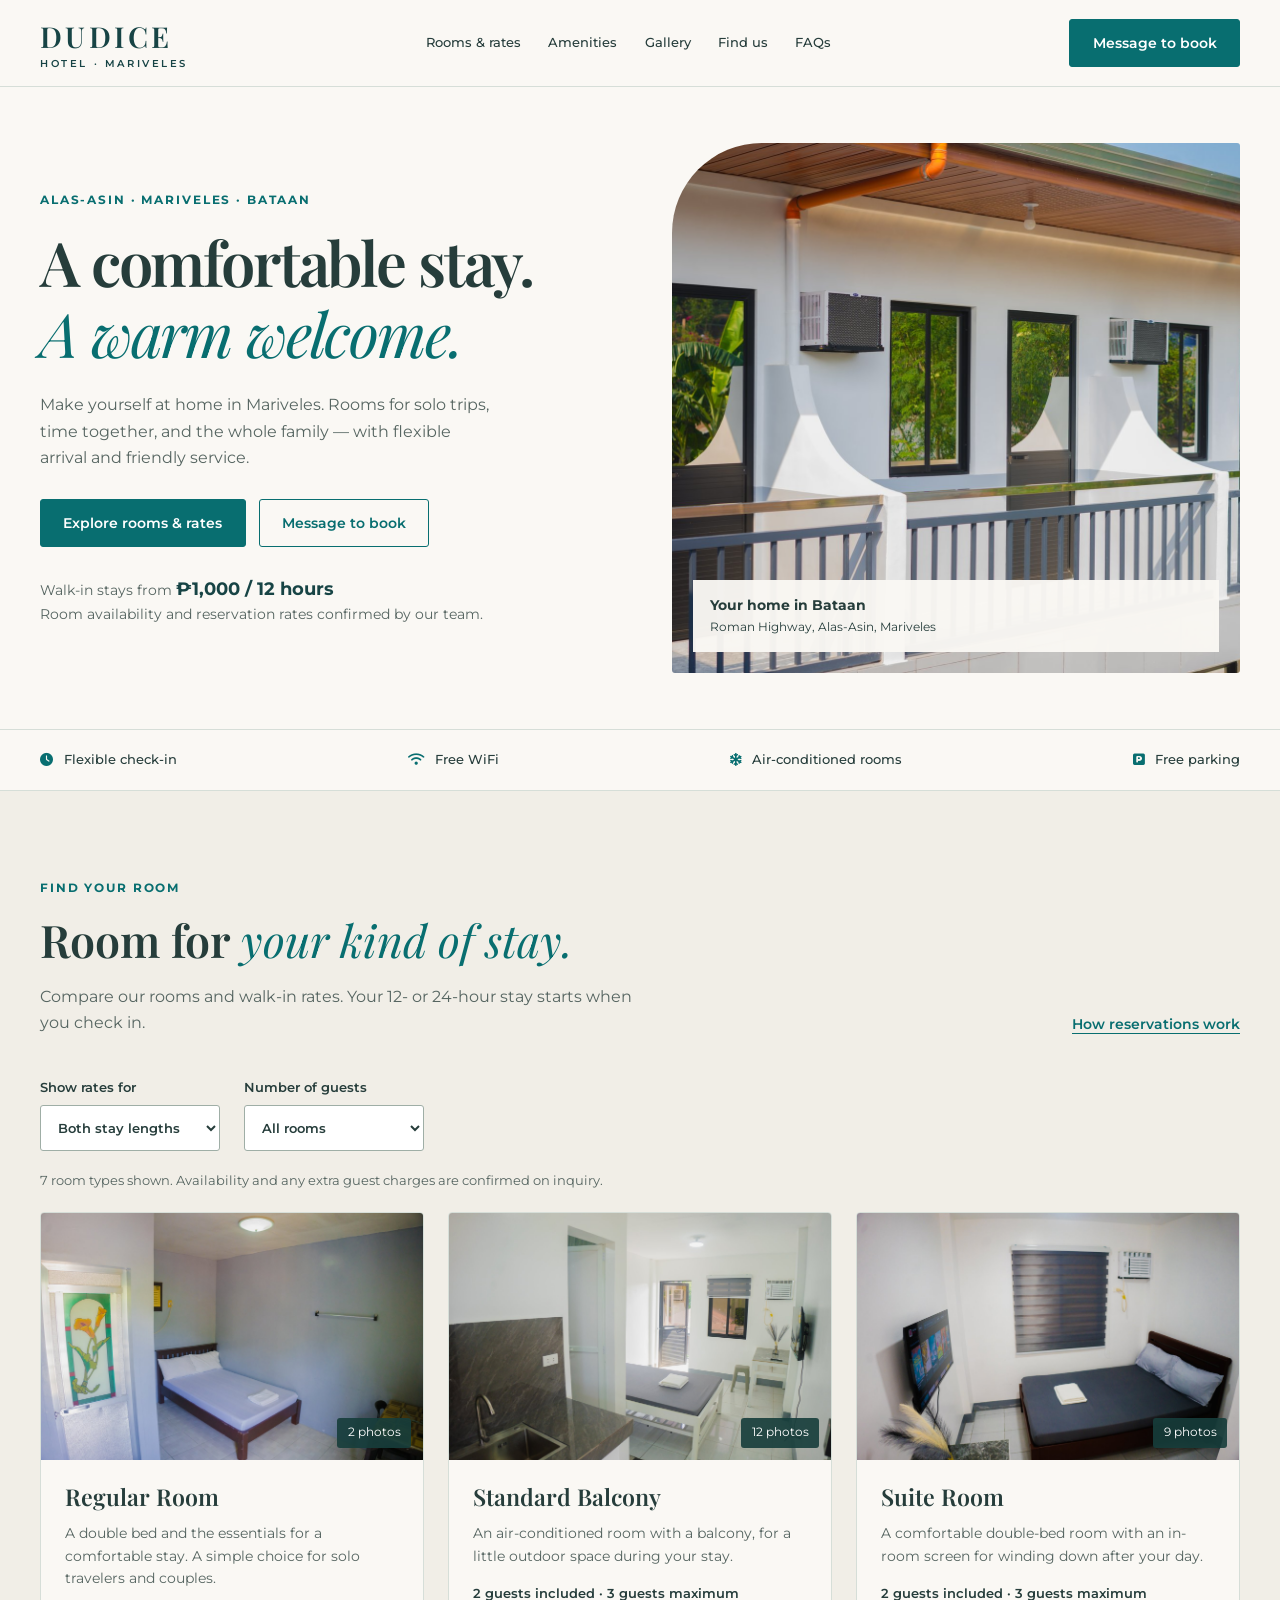
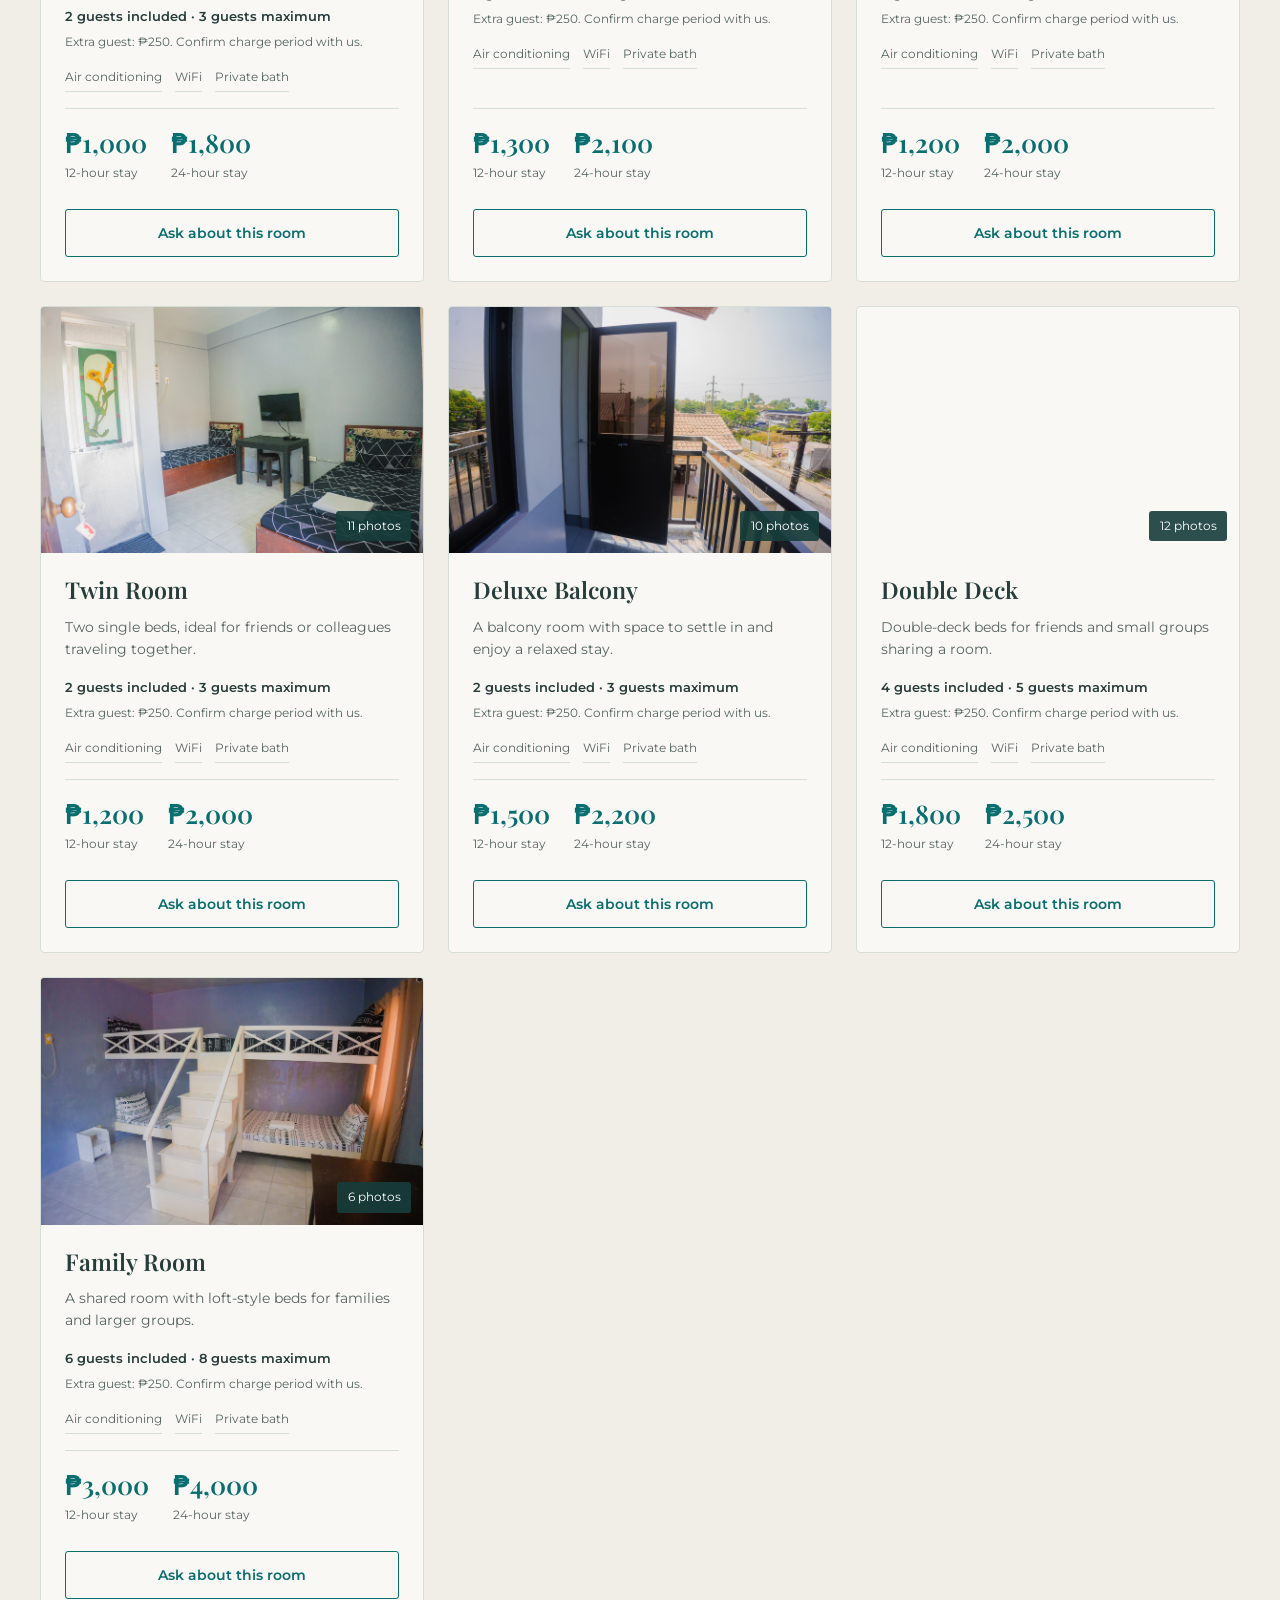
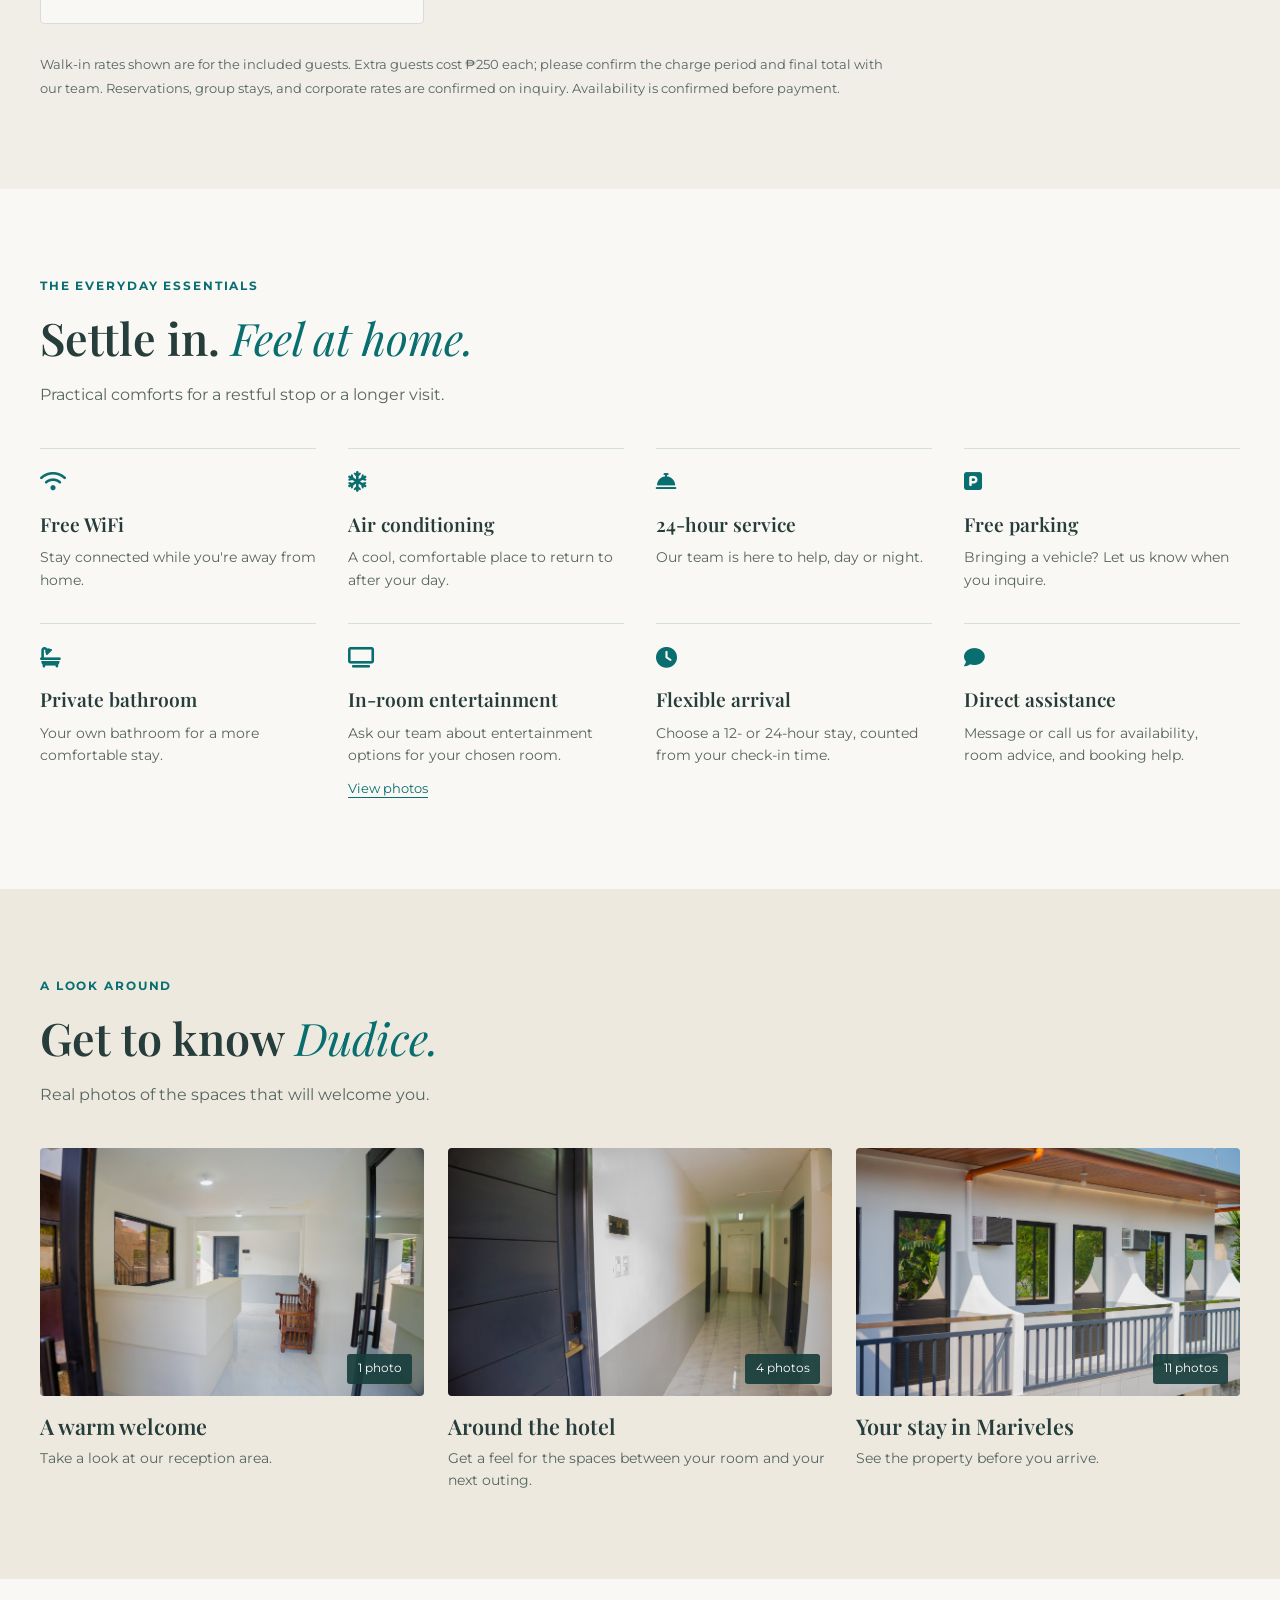
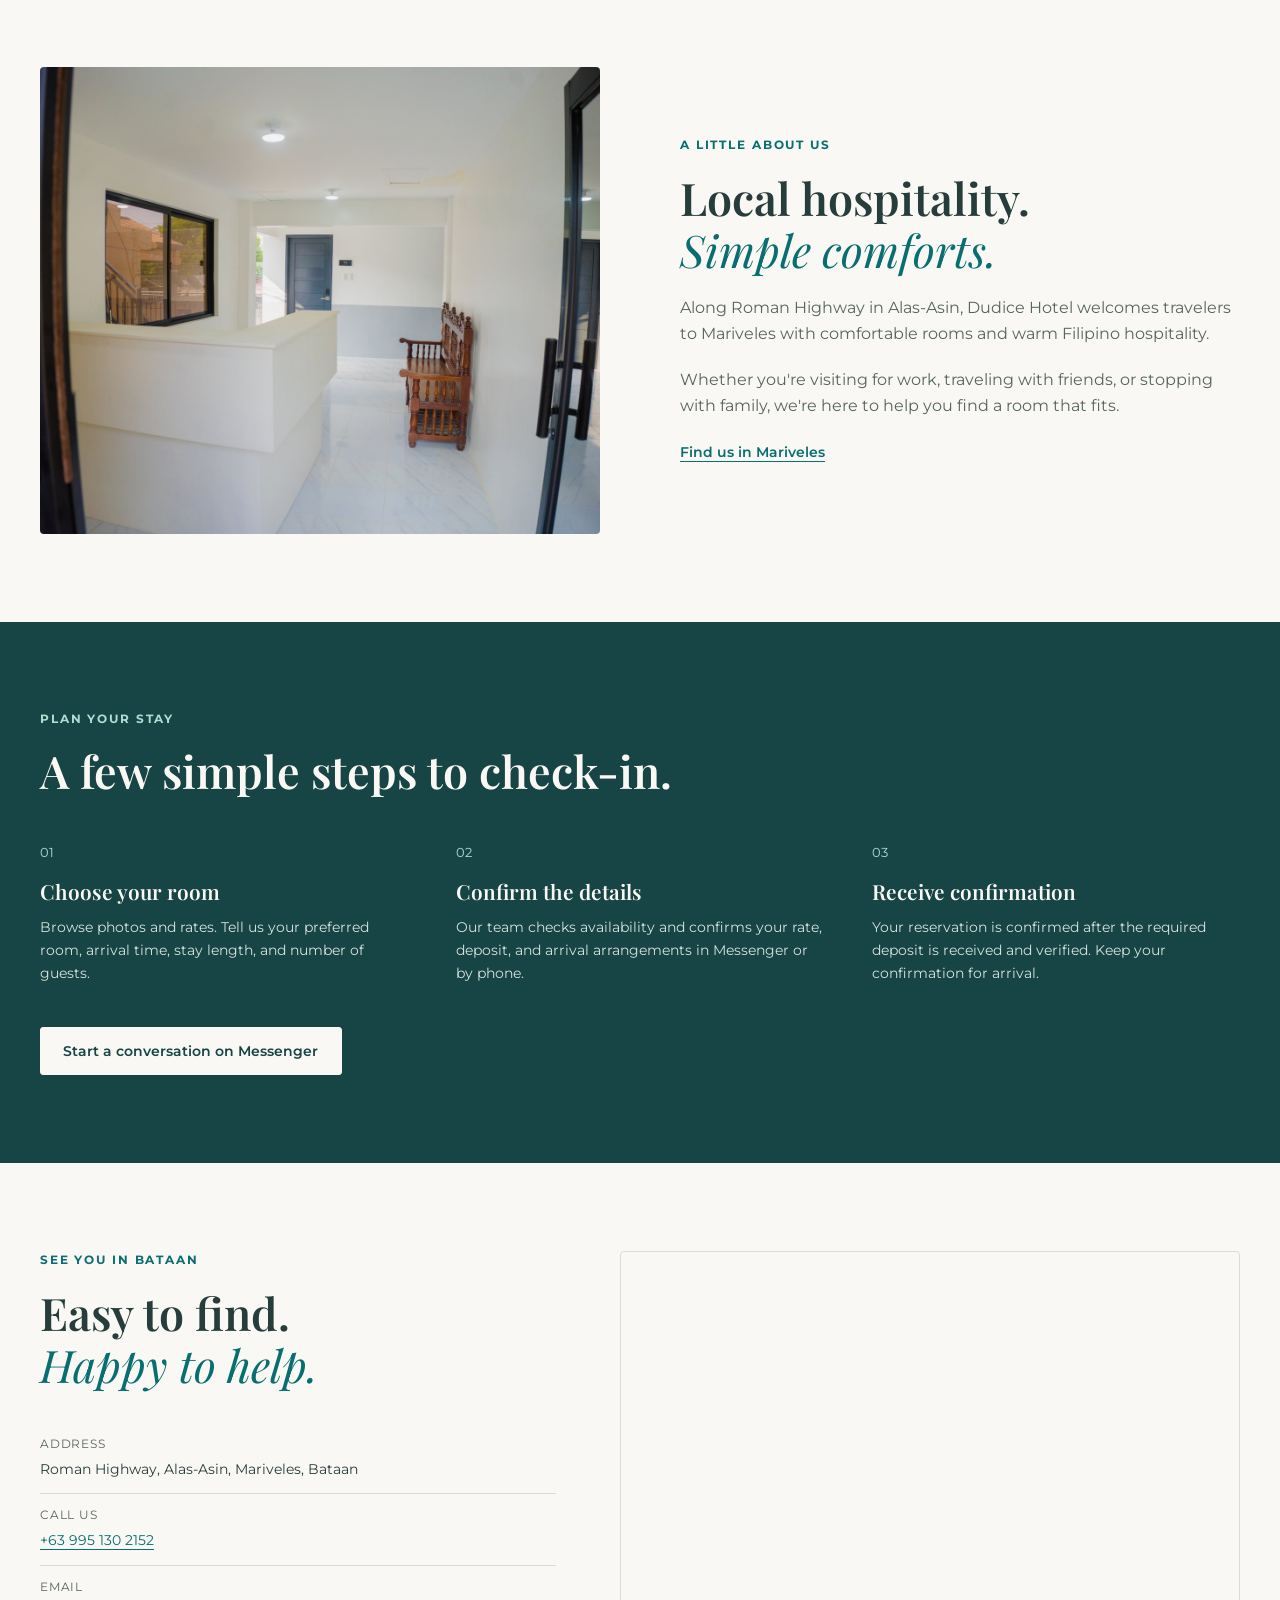
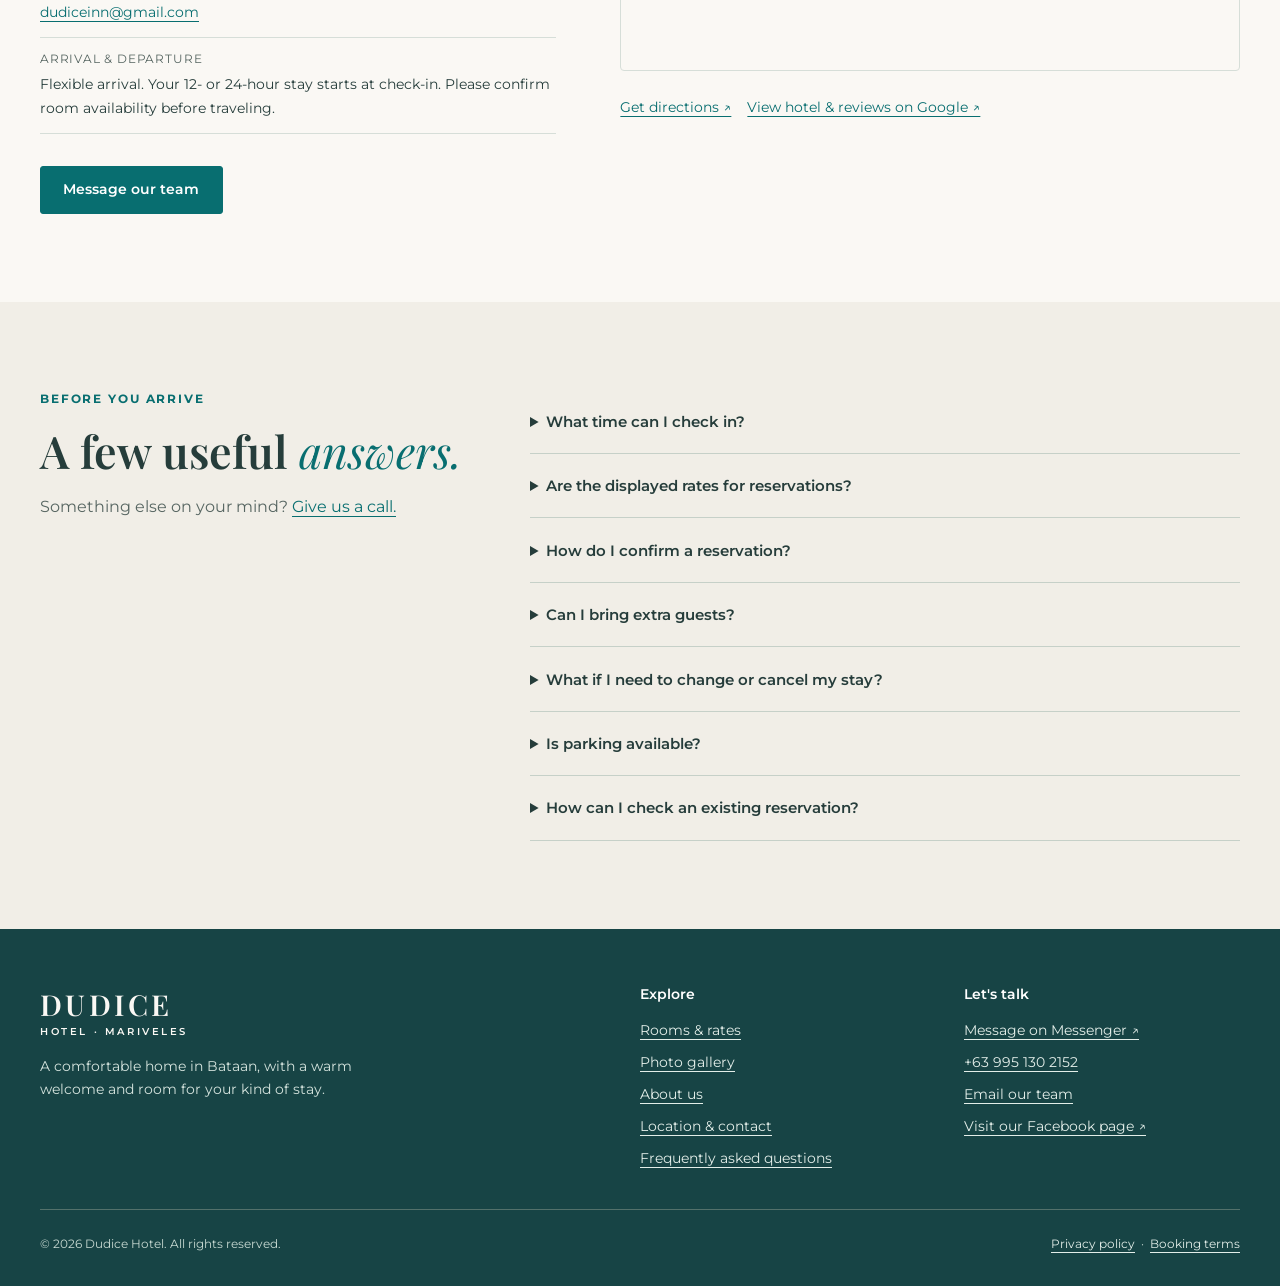
<file: index.html>
<!DOCTYPE html>
<html lang="en">
<head>
  <meta charset="UTF-8">
  <meta name="viewport" content="width=device-width, initial-scale=1">
  <meta name="facebook-domain-verification" content="pynsg7yartmpjqkk48xrw5hetseaoa">
  <title>Dudice Hotel | Rooms &amp; Rates in Mariveles, Bataan</title>
  <meta name="description" content="Find your room at Dudice Hotel in Alas-Asin, Mariveles, Bataan. Compare 12- and 24-hour walk-in rates, browse real photos, and inquire on Messenger.">
  <meta name="theme-color" content="#174445">
  <link rel="canonical" href="https://dudicehotel.com/">
  <meta property="og:type" content="website">
  <meta property="og:site_name" content="Dudice Hotel">
  <meta property="og:title" content="Dudice Hotel &mdash; Your stay in Mariveles, Bataan">
  <meta property="og:description" content="Comfortable rooms, flexible arrival, and a warm welcome. Explore photos and 12- or 24-hour walk-in rates.">
  <meta property="og:url" content="https://dudicehotel.com/">
  <meta property="og:image" content="https://dudicehotel.com/images/building-01.jpg">
  <meta property="og:image:alt" content="Balcony walkway at Dudice Hotel in Mariveles">
  <meta name="twitter:card" content="summary_large_image">
  <meta name="twitter:title" content="Dudice Hotel | Mariveles, Bataan">
  <meta name="twitter:description" content="Explore rooms, photos, and 12- or 24-hour walk-in rates. Inquire directly with our team.">
  <meta name="twitter:image" content="https://dudicehotel.com/images/building-01.jpg">
  <link rel="icon" href="favicon.svg" type="image/svg+xml">
  <link rel="preconnect" href="https://fonts.googleapis.com">
  <link rel="preconnect" href="https://fonts.gstatic.com" crossorigin>
  <link href="https://fonts.googleapis.com/css2?family=Playfair+Display:ital,wght@0,400;0,600;1,400&amp;family=Montserrat:wght@400;500;600;700&amp;display=swap" rel="stylesheet">
  <link rel="stylesheet" href="https://cdnjs.cloudflare.com/ajax/libs/font-awesome/6.5.0/css/all.min.css">
  <link rel="stylesheet" href="styles.css">
  <script src="site.js" defer></script>
  <script type="application/ld+json">{"@context":"https://schema.org","@type":"Hotel","name":"Dudice Hotel","alternateName":"Dudice Travellers Inn","url":"https://dudicehotel.com/","image":"https://dudicehotel.com/images/building-01.jpg","telephone":"+639951302152","email":"dudiceinn@gmail.com","address":{"@type":"PostalAddress","streetAddress":"Roman Highway, Alas-Asin","addressLocality":"Mariveles","addressRegion":"Bataan","addressCountry":"PH"},"sameAs":["https://www.facebook.com/dudiceinn"]}</script>
</head>
<body>
  <a class="skip-link" href="#main">Skip to content</a>
  <header class="site-header"><nav class="navbar wrap" aria-label="Main navigation">
    <a class="brand" href="#" aria-label="Dudice Hotel home"><strong>DUDICE</strong><span>HOTEL &middot; MARIVELES</span></a>
    <div class="nav-links"><a href="#rooms">Rooms &amp; rates</a><a href="#amenities">Amenities</a><a href="#explore">Gallery</a><a href="#contact">Find us</a><a href="#faq">FAQs</a></div>
    <a class="btn" href="https://m.me/dudiceinn" target="_blank" rel="noopener">Message to book</a>
    <button class="menu-toggle" type="button" aria-expanded="false" aria-controls="mobile-menu" aria-haspopup="dialog">Menu</button>
  </nav></header>
  <dialog id="mobile-menu" class="menu-panel" aria-labelledby="menu-title">
    <div class="dialog-heading"><h2 id="menu-title">Explore Dudice</h2><button class="close-button" type="button" data-close>Close</button></div>
    <nav aria-label="Mobile navigation"><a href="#rooms">Rooms &amp; rates</a><a href="#amenities">Amenities</a><a href="#explore">Gallery</a><a href="#contact">Find us</a><a href="#faq">FAQs</a></nav>
    <a class="btn" href="https://m.me/dudiceinn" target="_blank" rel="noopener">Message to book</a>
  </dialog>
  <main id="main" tabindex="-1">
    <section class="hero wrap" aria-labelledby="hero-title">
      <div class="hero-copy"><span class="eyebrow">Alas-Asin &middot; Mariveles &middot; Bataan</span><h1 id="hero-title">A comfortable stay.<em>A warm welcome.</em></h1>
        <p>Make yourself at home in Mariveles. Rooms for solo trips, time together, and the whole family &mdash; with flexible arrival and friendly service.</p>
        <div class="hero-actions"><a class="btn" href="#rooms">Explore rooms &amp; rates</a><a class="btn btn-outline" href="https://m.me/dudiceinn" target="_blank" rel="noopener">Message to book</a></div>
        <div class="hero-rate">Walk-in stays from <strong>&#8369;1,000 / 12 hours</strong><br>Room availability and reservation rates confirmed by our team.</div>
      </div>
      <figure class="hero-media"><img src="images/building-01.jpg" alt="Sunlit balcony walkway outside the rooms at Dudice Hotel" width="1600" height="1066" fetchpriority="high"><figcaption><strong>Your home in Bataan</strong>Roman Highway, Alas-Asin, Mariveles</figcaption></figure>
    </section>
    <div class="comfort-strip"><div class="wrap"><span><i class="fas fa-clock" aria-hidden="true"></i>Flexible check-in</span><span><i class="fas fa-wifi" aria-hidden="true"></i>Free WiFi</span><span><i class="fas fa-snowflake" aria-hidden="true"></i>Air-conditioned rooms</span><span><i class="fas fa-parking" aria-hidden="true"></i>Free parking</span></div></div>
    <section class="section" id="rooms" aria-labelledby="rooms-title"><div class="wrap">
      <div class="section-heading"><div><span class="eyebrow">Find your room</span><h2 id="rooms-title">Room for <em>your kind of stay.</em></h2><p class="section-intro">Compare our rooms and walk-in rates. Your 12- or 24-hour stay starts when you check in.</p></div><a class="text-link" href="#how-to-book">How reservations work</a></div>
      <div class="room-controls" hidden><label for="stay-filter">Show rates for<select id="stay-filter"><option value="all">Both stay lengths</option><option value="12">12-hour stay</option><option value="24">24-hour stay</option></select></label><label for="guest-filter">Number of guests<select id="guest-filter"><option value="all">All rooms</option><option value="1">1 guest</option><option value="2">2 guests</option><option value="3">3 guests</option><option value="4">4 guests</option><option value="5">5 guests</option><option value="6">6 guests</option><option value="7">7 guests</option><option value="8">8 guests</option><option value="9">9+ guests</option></select></label></div>
      <p class="filter-status" id="filter-status" role="status" hidden></p>
      <div class="rooms-grid"><article class="room-card" data-room="Regular Room" data-capacity="3" data-included="2">
      <div class="room-img"><a href="images/regular-room-01.jpg" class="room-img-link gallery-link" data-gallery="regular-room" data-title="Regular Room" aria-label="View Regular Room photos"><img src="images/regular-room-01.jpg" alt="Regular Room at Dudice Hotel" width="1600" height="1066" loading="lazy" decoding="async"></a><span class="gallery-badge">2 photos</span></div><a href="images/regular-room-02.jpg" class="gallery-link" data-gallery="regular-room" data-title="Regular Room" hidden tabindex="-1" aria-hidden="true"></a>
      <div class="room-body"><h3>Regular Room</h3><p class="room-desc">A double bed and the essentials for a comfortable stay. A simple choice for solo travelers and couples.</p>
        <p class="room-guests">2 guests included &middot; 3 guests maximum</p>
        <p class="room-extra">Extra guest: &#8369;250. Confirm charge period with us.</p>
        <ul class="room-features" aria-label="Room amenities"><li>Air conditioning</li><li>WiFi</li><li>Private bath</li></ul>
        <div class="room-rates" aria-label="Walk-in rates"><div class="room-rate" data-duration="12"><strong>&#8369;1,000</strong><small>12-hour stay</small></div><div class="room-rate" data-duration="24"><strong>&#8369;1,800</strong><small>24-hour stay</small></div></div>
      </div>
      <a href="https://m.me/dudiceinn" class="btn btn-outline room-link" target="_blank" rel="noopener" aria-label="Ask about the Regular Room">Ask about this room</a>
    </article>
<article class="room-card" data-room="Standard Balcony" data-capacity="3" data-included="2">
      <div class="room-img"><a href="images/veranda-room-01.jpg" class="room-img-link gallery-link" data-gallery="veranda-room" data-title="Standard Balcony" aria-label="View Standard Balcony photos"><img src="images/veranda-room-01.jpg" alt="Standard Balcony at Dudice Hotel" width="1600" height="1066" loading="lazy" decoding="async"></a><span class="gallery-badge">12 photos</span></div><a href="images/veranda-room-02.jpg" class="gallery-link" data-gallery="veranda-room" data-title="Standard Balcony" hidden tabindex="-1" aria-hidden="true"></a><a href="images/veranda-room-03.jpg" class="gallery-link" data-gallery="veranda-room" data-title="Standard Balcony" hidden tabindex="-1" aria-hidden="true"></a><a href="images/veranda-room-04.jpg" class="gallery-link" data-gallery="veranda-room" data-title="Standard Balcony" hidden tabindex="-1" aria-hidden="true"></a><a href="images/veranda-room-05.jpg" class="gallery-link" data-gallery="veranda-room" data-title="Standard Balcony" hidden tabindex="-1" aria-hidden="true"></a><a href="images/veranda-room-06.jpg" class="gallery-link" data-gallery="veranda-room" data-title="Standard Balcony" hidden tabindex="-1" aria-hidden="true"></a><a href="images/veranda-room-07.jpg" class="gallery-link" data-gallery="veranda-room" data-title="Standard Balcony" hidden tabindex="-1" aria-hidden="true"></a><a href="images/veranda-room-08.jpg" class="gallery-link" data-gallery="veranda-room" data-title="Standard Balcony" hidden tabindex="-1" aria-hidden="true"></a><a href="images/veranda-room-09.jpg" class="gallery-link" data-gallery="veranda-room" data-title="Standard Balcony" hidden tabindex="-1" aria-hidden="true"></a><a href="images/veranda-room-10.jpg" class="gallery-link" data-gallery="veranda-room" data-title="Standard Balcony" hidden tabindex="-1" aria-hidden="true"></a><a href="images/veranda-room-11.jpg" class="gallery-link" data-gallery="veranda-room" data-title="Standard Balcony" hidden tabindex="-1" aria-hidden="true"></a><a href="images/veranda-room-12.jpg" class="gallery-link" data-gallery="veranda-room" data-title="Standard Balcony" hidden tabindex="-1" aria-hidden="true"></a>
      <div class="room-body"><h3>Standard Balcony</h3><p class="room-desc">An air-conditioned room with a balcony, for a little outdoor space during your stay.</p>
        <p class="room-guests">2 guests included &middot; 3 guests maximum</p>
        <p class="room-extra">Extra guest: &#8369;250. Confirm charge period with us.</p>
        <ul class="room-features" aria-label="Room amenities"><li>Air conditioning</li><li>WiFi</li><li>Private bath</li></ul>
        <div class="room-rates" aria-label="Walk-in rates"><div class="room-rate" data-duration="12"><strong>&#8369;1,300</strong><small>12-hour stay</small></div><div class="room-rate" data-duration="24"><strong>&#8369;2,100</strong><small>24-hour stay</small></div></div>
      </div>
      <a href="https://m.me/dudiceinn" class="btn btn-outline room-link" target="_blank" rel="noopener" aria-label="Ask about the Standard Balcony">Ask about this room</a>
    </article>
<article class="room-card" data-room="Suite Room" data-capacity="3" data-included="2">
      <div class="room-img"><a href="images/suite-room-01.jpg" class="room-img-link gallery-link" data-gallery="suite-room" data-title="Suite Room" aria-label="View Suite Room photos"><img src="images/suite-room-01.jpg" alt="Suite Room at Dudice Hotel" width="1600" height="1066" loading="lazy" decoding="async"></a><span class="gallery-badge">9 photos</span></div><a href="images/suite-room-02.jpg" class="gallery-link" data-gallery="suite-room" data-title="Suite Room" hidden tabindex="-1" aria-hidden="true"></a><a href="images/suite-room-03.jpg" class="gallery-link" data-gallery="suite-room" data-title="Suite Room" hidden tabindex="-1" aria-hidden="true"></a><a href="images/suite-room-04.jpg" class="gallery-link" data-gallery="suite-room" data-title="Suite Room" hidden tabindex="-1" aria-hidden="true"></a><a href="images/suite-room-05.jpg" class="gallery-link" data-gallery="suite-room" data-title="Suite Room" hidden tabindex="-1" aria-hidden="true"></a><a href="images/suite-room-06.jpg" class="gallery-link" data-gallery="suite-room" data-title="Suite Room" hidden tabindex="-1" aria-hidden="true"></a><a href="images/suite-room-07.jpg" class="gallery-link" data-gallery="suite-room" data-title="Suite Room" hidden tabindex="-1" aria-hidden="true"></a><a href="images/suite-room-08.jpg" class="gallery-link" data-gallery="suite-room" data-title="Suite Room" hidden tabindex="-1" aria-hidden="true"></a><a href="images/suite-room-09.jpg" class="gallery-link" data-gallery="suite-room" data-title="Suite Room" hidden tabindex="-1" aria-hidden="true"></a>
      <div class="room-body"><h3>Suite Room</h3><p class="room-desc">A comfortable double-bed room with an in-room screen for winding down after your day.</p>
        <p class="room-guests">2 guests included &middot; 3 guests maximum</p>
        <p class="room-extra">Extra guest: &#8369;250. Confirm charge period with us.</p>
        <ul class="room-features" aria-label="Room amenities"><li>Air conditioning</li><li>WiFi</li><li>Private bath</li></ul>
        <div class="room-rates" aria-label="Walk-in rates"><div class="room-rate" data-duration="12"><strong>&#8369;1,200</strong><small>12-hour stay</small></div><div class="room-rate" data-duration="24"><strong>&#8369;2,000</strong><small>24-hour stay</small></div></div>
      </div>
      <a href="https://m.me/dudiceinn" class="btn btn-outline room-link" target="_blank" rel="noopener" aria-label="Ask about the Suite Room">Ask about this room</a>
    </article>
<article class="room-card" data-room="Twin Room" data-capacity="3" data-included="2">
      <div class="room-img"><a href="images/twin-room-01.jpg" class="room-img-link gallery-link" data-gallery="twin-room" data-title="Twin Room" aria-label="View Twin Room photos"><img src="images/twin-room-01.jpg" alt="Twin Room at Dudice Hotel" width="1600" height="1066" loading="lazy" decoding="async"></a><span class="gallery-badge">11 photos</span></div><a href="images/twin-room-02.jpg" class="gallery-link" data-gallery="twin-room" data-title="Twin Room" hidden tabindex="-1" aria-hidden="true"></a><a href="images/twin-room-03.jpg" class="gallery-link" data-gallery="twin-room" data-title="Twin Room" hidden tabindex="-1" aria-hidden="true"></a><a href="images/twin-room-04.jpg" class="gallery-link" data-gallery="twin-room" data-title="Twin Room" hidden tabindex="-1" aria-hidden="true"></a><a href="images/twin-room-05.jpg" class="gallery-link" data-gallery="twin-room" data-title="Twin Room" hidden tabindex="-1" aria-hidden="true"></a><a href="images/twin-room-06.jpg" class="gallery-link" data-gallery="twin-room" data-title="Twin Room" hidden tabindex="-1" aria-hidden="true"></a><a href="images/twin-room-07.jpg" class="gallery-link" data-gallery="twin-room" data-title="Twin Room" hidden tabindex="-1" aria-hidden="true"></a><a href="images/twin-room-08.jpg" class="gallery-link" data-gallery="twin-room" data-title="Twin Room" hidden tabindex="-1" aria-hidden="true"></a><a href="images/twin-room-09.jpg" class="gallery-link" data-gallery="twin-room" data-title="Twin Room" hidden tabindex="-1" aria-hidden="true"></a><a href="images/twin-room-10.jpg" class="gallery-link" data-gallery="twin-room" data-title="Twin Room" hidden tabindex="-1" aria-hidden="true"></a><a href="images/twin-room-11.jpg" class="gallery-link" data-gallery="twin-room" data-title="Twin Room" hidden tabindex="-1" aria-hidden="true"></a>
      <div class="room-body"><h3>Twin Room</h3><p class="room-desc">Two single beds, ideal for friends or colleagues traveling together.</p>
        <p class="room-guests">2 guests included &middot; 3 guests maximum</p>
        <p class="room-extra">Extra guest: &#8369;250. Confirm charge period with us.</p>
        <ul class="room-features" aria-label="Room amenities"><li>Air conditioning</li><li>WiFi</li><li>Private bath</li></ul>
        <div class="room-rates" aria-label="Walk-in rates"><div class="room-rate" data-duration="12"><strong>&#8369;1,200</strong><small>12-hour stay</small></div><div class="room-rate" data-duration="24"><strong>&#8369;2,000</strong><small>24-hour stay</small></div></div>
      </div>
      <a href="https://m.me/dudiceinn" class="btn btn-outline room-link" target="_blank" rel="noopener" aria-label="Ask about the Twin Room">Ask about this room</a>
    </article>
<article class="room-card" data-room="Deluxe Balcony" data-capacity="3" data-included="2">
      <div class="room-img"><a href="images/veranda-deluxe-01.jpg" class="room-img-link gallery-link" data-gallery="veranda-deluxe" data-title="Deluxe Balcony" aria-label="View Deluxe Balcony photos"><img src="images/veranda-deluxe-01.jpg" alt="Deluxe Balcony at Dudice Hotel" width="1600" height="1066" loading="lazy" decoding="async"></a><span class="gallery-badge">10 photos</span></div><a href="images/veranda-deluxe-02.jpg" class="gallery-link" data-gallery="veranda-deluxe" data-title="Deluxe Balcony" hidden tabindex="-1" aria-hidden="true"></a><a href="images/veranda-deluxe-03.jpg" class="gallery-link" data-gallery="veranda-deluxe" data-title="Deluxe Balcony" hidden tabindex="-1" aria-hidden="true"></a><a href="images/veranda-deluxe-04.jpg" class="gallery-link" data-gallery="veranda-deluxe" data-title="Deluxe Balcony" hidden tabindex="-1" aria-hidden="true"></a><a href="images/veranda-deluxe-05.jpg" class="gallery-link" data-gallery="veranda-deluxe" data-title="Deluxe Balcony" hidden tabindex="-1" aria-hidden="true"></a><a href="images/veranda-deluxe-06.jpg" class="gallery-link" data-gallery="veranda-deluxe" data-title="Deluxe Balcony" hidden tabindex="-1" aria-hidden="true"></a><a href="images/veranda-deluxe-07.jpg" class="gallery-link" data-gallery="veranda-deluxe" data-title="Deluxe Balcony" hidden tabindex="-1" aria-hidden="true"></a><a href="images/veranda-deluxe-08.jpg" class="gallery-link" data-gallery="veranda-deluxe" data-title="Deluxe Balcony" hidden tabindex="-1" aria-hidden="true"></a><a href="images/veranda-deluxe-09.jpg" class="gallery-link" data-gallery="veranda-deluxe" data-title="Deluxe Balcony" hidden tabindex="-1" aria-hidden="true"></a><a href="images/veranda-deluxe-10.jpg" class="gallery-link" data-gallery="veranda-deluxe" data-title="Deluxe Balcony" hidden tabindex="-1" aria-hidden="true"></a>
      <div class="room-body"><h3>Deluxe Balcony</h3><p class="room-desc">A balcony room with space to settle in and enjoy a relaxed stay.</p>
        <p class="room-guests">2 guests included &middot; 3 guests maximum</p>
        <p class="room-extra">Extra guest: &#8369;250. Confirm charge period with us.</p>
        <ul class="room-features" aria-label="Room amenities"><li>Air conditioning</li><li>WiFi</li><li>Private bath</li></ul>
        <div class="room-rates" aria-label="Walk-in rates"><div class="room-rate" data-duration="12"><strong>&#8369;1,500</strong><small>12-hour stay</small></div><div class="room-rate" data-duration="24"><strong>&#8369;2,200</strong><small>24-hour stay</small></div></div>
      </div>
      <a href="https://m.me/dudiceinn" class="btn btn-outline room-link" target="_blank" rel="noopener" aria-label="Ask about the Deluxe Balcony">Ask about this room</a>
    </article>
<article class="room-card" data-room="Double Deck" data-capacity="5" data-included="4">
      <div class="room-img"><a href="images/double-deck-01.jpg" class="room-img-link gallery-link" data-gallery="double-deck" data-title="Double Deck" aria-label="View Double Deck photos"><img src="images/double-deck-01.jpg" alt="Double Deck at Dudice Hotel" width="1600" height="1066" loading="lazy" decoding="async"></a><span class="gallery-badge">12 photos</span></div><a href="images/double-deck-02.jpg" class="gallery-link" data-gallery="double-deck" data-title="Double Deck" hidden tabindex="-1" aria-hidden="true"></a><a href="images/double-deck-03.jpg" class="gallery-link" data-gallery="double-deck" data-title="Double Deck" hidden tabindex="-1" aria-hidden="true"></a><a href="images/double-deck-04.jpg" class="gallery-link" data-gallery="double-deck" data-title="Double Deck" hidden tabindex="-1" aria-hidden="true"></a><a href="images/double-deck-05.jpg" class="gallery-link" data-gallery="double-deck" data-title="Double Deck" hidden tabindex="-1" aria-hidden="true"></a><a href="images/double-deck-06.jpg" class="gallery-link" data-gallery="double-deck" data-title="Double Deck" hidden tabindex="-1" aria-hidden="true"></a><a href="images/double-deck-07.jpg" class="gallery-link" data-gallery="double-deck" data-title="Double Deck" hidden tabindex="-1" aria-hidden="true"></a><a href="images/double-deck-08.jpg" class="gallery-link" data-gallery="double-deck" data-title="Double Deck" hidden tabindex="-1" aria-hidden="true"></a><a href="images/double-deck-09.jpg" class="gallery-link" data-gallery="double-deck" data-title="Double Deck" hidden tabindex="-1" aria-hidden="true"></a><a href="images/double-deck-10.jpg" class="gallery-link" data-gallery="double-deck" data-title="Double Deck" hidden tabindex="-1" aria-hidden="true"></a><a href="images/double-deck-11.jpg" class="gallery-link" data-gallery="double-deck" data-title="Double Deck" hidden tabindex="-1" aria-hidden="true"></a><a href="images/double-deck-12.jpg" class="gallery-link" data-gallery="double-deck" data-title="Double Deck" hidden tabindex="-1" aria-hidden="true"></a>
      <div class="room-body"><h3>Double Deck</h3><p class="room-desc">Double-deck beds for friends and small groups sharing a room.</p>
        <p class="room-guests">4 guests included &middot; 5 guests maximum</p>
        <p class="room-extra">Extra guest: &#8369;250. Confirm charge period with us.</p>
        <ul class="room-features" aria-label="Room amenities"><li>Air conditioning</li><li>WiFi</li><li>Private bath</li></ul>
        <div class="room-rates" aria-label="Walk-in rates"><div class="room-rate" data-duration="12"><strong>&#8369;1,800</strong><small>12-hour stay</small></div><div class="room-rate" data-duration="24"><strong>&#8369;2,500</strong><small>24-hour stay</small></div></div>
      </div>
      <a href="https://m.me/dudiceinn" class="btn btn-outline room-link" target="_blank" rel="noopener" aria-label="Ask about the Double Deck">Ask about this room</a>
    </article>
<article class="room-card" data-room="Family Room" data-capacity="8" data-included="6">
      <div class="room-img"><a href="images/family-room-01.jpg" class="room-img-link gallery-link" data-gallery="family-room" data-title="Family Room" aria-label="View Family Room photos"><img src="images/family-room-01.jpg" alt="Family Room at Dudice Hotel" width="1600" height="1066" loading="lazy" decoding="async"></a><span class="gallery-badge">6 photos</span></div><a href="images/family-room-02.jpg" class="gallery-link" data-gallery="family-room" data-title="Family Room" hidden tabindex="-1" aria-hidden="true"></a><a href="images/family-room-03.jpg" class="gallery-link" data-gallery="family-room" data-title="Family Room" hidden tabindex="-1" aria-hidden="true"></a><a href="images/family-room-04.jpg" class="gallery-link" data-gallery="family-room" data-title="Family Room" hidden tabindex="-1" aria-hidden="true"></a><a href="images/family-room-05.jpg" class="gallery-link" data-gallery="family-room" data-title="Family Room" hidden tabindex="-1" aria-hidden="true"></a><a href="images/family-room-06.jpg" class="gallery-link" data-gallery="family-room" data-title="Family Room" hidden tabindex="-1" aria-hidden="true"></a>
      <div class="room-body"><h3>Family Room</h3><p class="room-desc">A shared room with loft-style beds for families and larger groups.</p>
        <p class="room-guests">6 guests included &middot; 8 guests maximum</p>
        <p class="room-extra">Extra guest: &#8369;250. Confirm charge period with us.</p>
        <ul class="room-features" aria-label="Room amenities"><li>Air conditioning</li><li>WiFi</li><li>Private bath</li></ul>
        <div class="room-rates" aria-label="Walk-in rates"><div class="room-rate" data-duration="12"><strong>&#8369;3,000</strong><small>12-hour stay</small></div><div class="room-rate" data-duration="24"><strong>&#8369;4,000</strong><small>24-hour stay</small></div></div>
      </div>
      <a href="https://m.me/dudiceinn" class="btn btn-outline room-link" target="_blank" rel="noopener" aria-label="Ask about the Family Room">Ask about this room</a>
    </article></div>
      <p id="no-rooms" hidden>No single room fits this group. <a href="https://m.me/dudiceinn" target="_blank" rel="noopener">Message us about multiple rooms or a group booking.</a></p>
      <p class="rates-note">Walk-in rates shown are for the included guests. Extra guests cost &#8369;250 each; please confirm the charge period and final total with our team. Reservations, group stays, and corporate rates are confirmed on inquiry. Availability is confirmed before payment.</p>
    </div></section>
    <section class="section" id="amenities" aria-labelledby="amenities-title"><div class="wrap">
      <div class="section-heading"><div><span class="eyebrow">The everyday essentials</span><h2 id="amenities-title">Settle in. <em>Feel at home.</em></h2><p class="section-intro">Practical comforts for a restful stop or a longer visit.</p></div></div>
      <div class="amenities-grid">
        <article class="amenity"><i class="fas fa-wifi" aria-hidden="true"></i><h3>Free WiFi</h3><p>Stay connected while you're away from home.</p></article>
        <article class="amenity"><i class="fas fa-snowflake" aria-hidden="true"></i><h3>Air conditioning</h3><p>A cool, comfortable place to return to after your day.</p></article>
        <article class="amenity"><i class="fas fa-concierge-bell" aria-hidden="true"></i><h3>24-hour service</h3><p>Our team is here to help, day or night.</p></article>
        <article class="amenity"><i class="fas fa-parking" aria-hidden="true"></i><h3>Free parking</h3><p>Bringing a vehicle? Let us know when you inquire.</p></article>
        <article class="amenity"><i class="fas fa-bath" aria-hidden="true"></i><h3>Private bathroom</h3><p>Your own bathroom for a more comfortable stay.</p></article>
        <article class="amenity"><i class="fas fa-tv" aria-hidden="true"></i><h3>In-room entertainment</h3><p>Ask our team about entertainment options for your chosen room.</p><a href="images/streaming-01.jpg" class="gallery-link" data-gallery="streaming" data-title="In-room entertainment">View photos</a><a href="images/streaming-02.jpg" class="gallery-link" data-gallery="streaming" data-title="In-room entertainment" hidden tabindex="-1" aria-hidden="true"></a><a href="images/streaming-03.jpg" class="gallery-link" data-gallery="streaming" data-title="In-room entertainment" hidden tabindex="-1" aria-hidden="true"></a></article>
        <article class="amenity"><i class="fas fa-clock" aria-hidden="true"></i><h3>Flexible arrival</h3><p>Choose a 12- or 24-hour stay, counted from your check-in time.</p></article>
        <article class="amenity"><i class="fas fa-comment" aria-hidden="true"></i><h3>Direct assistance</h3><p>Message or call us for availability, room advice, and booking help.</p></article>
      </div>
    </div></section>
    <section class="section tour-section" id="explore" aria-labelledby="explore-title"><div class="wrap"><div class="section-heading"><div><span class="eyebrow">A look around</span><h2 id="explore-title">Get to know <em>Dudice.</em></h2><p class="section-intro">Real photos of the spaces that will welcome you.</p></div></div><div class="tour-grid"><article class="tour-card"><div class="room-img"><a href="images/lobby-01.jpg" class="room-img-link gallery-link" data-gallery="lobby" data-title="A warm welcome" aria-label="View A warm welcome photos"><img src="images/lobby-01.jpg" alt="A warm welcome at Dudice Hotel" width="1600" height="1066" loading="lazy" decoding="async"></a><span class="gallery-badge">1 photo</span></div><h3>A warm welcome</h3><p>Take a look at our reception area.</p></article>
<article class="tour-card"><div class="room-img"><a href="images/hallway-01.jpg" class="room-img-link gallery-link" data-gallery="hallway" data-title="Around the hotel" aria-label="View Around the hotel photos"><img src="images/hallway-01.jpg" alt="Around the hotel at Dudice Hotel" width="1600" height="1066" loading="lazy" decoding="async"></a><span class="gallery-badge">4 photos</span></div><a href="images/hallway-02.jpg" class="gallery-link" data-gallery="hallway" data-title="Around the hotel" hidden tabindex="-1" aria-hidden="true"></a><a href="images/hallway-03.jpg" class="gallery-link" data-gallery="hallway" data-title="Around the hotel" hidden tabindex="-1" aria-hidden="true"></a><a href="images/hallway-04.jpg" class="gallery-link" data-gallery="hallway" data-title="Around the hotel" hidden tabindex="-1" aria-hidden="true"></a><h3>Around the hotel</h3><p>Get a feel for the spaces between your room and your next outing.</p></article>
<article class="tour-card"><div class="room-img"><a href="images/building-01.jpg" class="room-img-link gallery-link" data-gallery="building" data-title="Your stay in Mariveles" aria-label="View Your stay in Mariveles photos"><img src="images/building-01.jpg" alt="Your stay in Mariveles at Dudice Hotel" width="1600" height="1066" loading="lazy" decoding="async"></a><span class="gallery-badge">11 photos</span></div><a href="images/building-02.jpg" class="gallery-link" data-gallery="building" data-title="Your stay in Mariveles" hidden tabindex="-1" aria-hidden="true"></a><a href="images/building-03.jpg" class="gallery-link" data-gallery="building" data-title="Your stay in Mariveles" hidden tabindex="-1" aria-hidden="true"></a><a href="images/building-04.jpg" class="gallery-link" data-gallery="building" data-title="Your stay in Mariveles" hidden tabindex="-1" aria-hidden="true"></a><a href="images/building-05.jpg" class="gallery-link" data-gallery="building" data-title="Your stay in Mariveles" hidden tabindex="-1" aria-hidden="true"></a><a href="images/building-06.jpg" class="gallery-link" data-gallery="building" data-title="Your stay in Mariveles" hidden tabindex="-1" aria-hidden="true"></a><a href="images/building-07.jpg" class="gallery-link" data-gallery="building" data-title="Your stay in Mariveles" hidden tabindex="-1" aria-hidden="true"></a><a href="images/building-08.jpg" class="gallery-link" data-gallery="building" data-title="Your stay in Mariveles" hidden tabindex="-1" aria-hidden="true"></a><a href="images/building-09.jpg" class="gallery-link" data-gallery="building" data-title="Your stay in Mariveles" hidden tabindex="-1" aria-hidden="true"></a><a href="images/building-10.jpg" class="gallery-link" data-gallery="building" data-title="Your stay in Mariveles" hidden tabindex="-1" aria-hidden="true"></a><a href="images/building-11.jpg" class="gallery-link" data-gallery="building" data-title="Your stay in Mariveles" hidden tabindex="-1" aria-hidden="true"></a><h3>Your stay in Mariveles</h3><p>See the property before you arrive.</p></article></div></div></section>
    <section class="section wrap about" id="about" aria-labelledby="about-title"><img src="images/lobby-01.jpg" alt="Reception area at Dudice Hotel" width="1600" height="1066" loading="lazy" decoding="async"><div><span class="eyebrow">A little about us</span><h2 id="about-title">Local hospitality.<br><em>Simple comforts.</em></h2><p>Along Roman Highway in Alas-Asin, Dudice Hotel welcomes travelers to Mariveles with comfortable rooms and warm Filipino hospitality.</p><p>Whether you're visiting for work, traveling with friends, or stopping with family, we're here to help you find a room that fits.</p><p><a class="text-link" href="#contact">Find us in Mariveles</a></p></div></section>
    <section class="section booking-steps" id="how-to-book" aria-labelledby="booking-title"><div class="wrap"><span class="eyebrow">Plan your stay</span><h2 id="booking-title">A few simple steps to check-in.</h2><ol class="steps-grid"><li><h3>Choose your room</h3><p>Browse photos and rates. Tell us your preferred room, arrival time, stay length, and number of guests.</p></li><li><h3>Confirm the details</h3><p>Our team checks availability and confirms your rate, deposit, and arrival arrangements in Messenger or by phone.</p></li><li><h3>Receive confirmation</h3><p>Your reservation is confirmed after the required deposit is received and verified. Keep your confirmation for arrival.</p></li></ol><a class="btn" href="https://m.me/dudiceinn" target="_blank" rel="noopener">Start a conversation on Messenger</a></div></section>
    <section class="section wrap" id="contact" aria-labelledby="contact-title"><div class="contact-grid"><div><span class="eyebrow">See you in Bataan</span><h2 id="contact-title">Easy to find.<br><em>Happy to help.</em></h2><dl class="contact-details"><div><dt>Address</dt><dd>Roman Highway, Alas-Asin, Mariveles, Bataan</dd></div><div><dt>Call us</dt><dd><a href="tel:+639951302152">+63 995 130 2152</a></dd></div><div><dt>Email</dt><dd><a href="mailto:dudiceinn@gmail.com">dudiceinn@gmail.com</a></dd></div><div><dt>Arrival &amp; departure</dt><dd>Flexible arrival. Your 12- or 24-hour stay starts at check-in. Please confirm room availability before traveling.</dd></div></dl><a class="btn" href="https://m.me/dudiceinn" target="_blank" rel="noopener">Message our team</a></div><div><iframe class="contact-map" title="Google Maps location of Dudice Hotel in Mariveles, Bataan" src="https://www.google.com/maps?q=Dudice+Travellers+Inn,+Mariveles,+Bataan&amp;z=17&amp;output=embed" loading="lazy" allowfullscreen referrerpolicy="no-referrer-when-downgrade"></iframe><div class="map-links"><a href="https://www.google.com/maps/dir/?api=1&amp;destination=Dudice+Travellers+Inn+Mariveles+Bataan" target="_blank" rel="noopener">Get directions &#8599;</a><a href="https://www.google.com/maps/search/?api=1&amp;query=Dudice+Travellers+Inn+Mariveles+Bataan" target="_blank" rel="noopener">View hotel &amp; reviews on Google &#8599;</a></div></div></div></section>
    <section class="section faq" id="faq" aria-labelledby="faq-title"><div class="wrap faq-grid"><div><span class="eyebrow">Before you arrive</span><h2 id="faq-title">A few useful <em>answers.</em></h2><p class="section-intro">Something else on your mind? <a href="tel:+639951302152">Give us a call.</a></p></div><div>
      <details><summary>What time can I check in?</summary><p>Arrival is flexible, subject to room availability. Your booked 12 or 24 hours start from your actual check-in time. Please tell us your expected arrival time so our team can confirm arrangements.</p></details>
      <details><summary>Are the displayed rates for reservations?</summary><p>The room cards show walk-in rates for the included guests. Contact our team for your reservation rate, availability, and any group or long-stay arrangements.</p></details>
      <details><summary>How do I confirm a reservation?</summary><p>Message us with your room choice, arrival details, stay length, and guest count. Our team will confirm availability and payment instructions. A booking is confirmed only after the required deposit is received and verified. See our <a href="terms.html">booking terms</a>.</p></details>
      <details><summary>Can I bring extra guests?</summary><p>Each room lists the included and maximum number of guests. Extra guests cost &#8369;250 each. Confirm the charge period, sleeping arrangements, and final total with our team before booking.</p></details>
      <details><summary>What if I need to change or cancel my stay?</summary><p>Contact us as soon as possible. Changes depend on availability, and cancellation charges may apply. Read the <a href="terms.html#cancellation">cancellation and refund policy</a> before paying.</p></details>
      <details><summary>Is parking available?</summary><p>We offer free parking. Let us know if you are bringing a vehicle, especially when arranging a group stay.</p></details>
      <details><summary>How can I check an existing reservation?</summary><p>Reply in your existing Messenger conversation, or <a href="tel:+639951302152">call +63 995 130 2152</a> with your booking name and arrival date. Our team can help confirm the status.</p></details>
    </div></div></section>
  </main>
  <footer><div class="wrap"><div class="footer-grid"><div><a class="brand" href="#"><strong>DUDICE</strong><span>HOTEL &middot; MARIVELES</span></a><p>A comfortable home in Bataan, with a warm welcome and room for your kind of stay.</p></div><div><h2>Explore</h2><div class="footer-links"><a href="#rooms">Rooms &amp; rates</a><a href="#explore">Photo gallery</a><a href="#about">About us</a><a href="#contact">Location &amp; contact</a><a href="#faq">Frequently asked questions</a></div></div><div><h2>Let's talk</h2><div class="footer-links"><a href="https://m.me/dudiceinn" target="_blank" rel="noopener">Message on Messenger &#8599;</a><a href="tel:+639951302152">+63 995 130 2152</a><a href="mailto:dudiceinn@gmail.com">Email our team</a><a href="https://www.facebook.com/dudiceinn" target="_blank" rel="noopener">Visit our Facebook page &#8599;</a></div></div></div><div class="footer-bottom"><span>&copy; 2026 Dudice Hotel. All rights reserved.</span><span><a href="privacy.html">Privacy policy</a> &nbsp;&middot;&nbsp; <a href="terms.html">Booking terms</a></span></div></div></footer>
  <div class="mobile-actions" aria-label="Quick contact"><a class="btn" href="https://m.me/dudiceinn" target="_blank" rel="noopener">Message to book</a><a class="btn btn-outline" href="tel:+639951302152">Call the hotel</a></div>
  <dialog id="inquiry-dialog" aria-labelledby="inquiry-title" aria-describedby="inquiry-intro"><div class="dialog-heading"><h2 id="inquiry-title">Ask about a room</h2><button type="button" class="close-button" data-close>Close</button></div><p class="dialog-intro" id="inquiry-intro">Prepare your inquiry, then copy and paste it into Messenger. Our team will confirm availability and your final rate.</p>
    <form id="inquiry-form"><div class="form-grid"><label>Arrival date (optional)<input type="date" id="arrival-date"></label><label>Arrival time (optional)<input type="time" id="arrival-time"></label><label>Stay length<select id="inquiry-duration"><option value="12">12 hours</option><option value="24">24 hours</option></select></label><label>Guests<select id="inquiry-guests"></select></label></div><label for="inquiry-summary">Your message</label><textarea id="inquiry-summary" rows="6" readonly></textarea><div class="dialog-actions"><button class="btn" type="submit">Copy inquiry</button><a class="btn btn-outline" href="https://m.me/dudiceinn" target="_blank" rel="noopener">Open Messenger &#8599;</a></div><p class="status" id="copy-status" role="status"></p><p class="inquiry-note">Opening Messenger does not send this message or reserve a room. Paste your inquiry into the chat to continue. Your choices stay on this page until you send them.</p><p class="inquiry-note">Prefer email? <a id="email-inquiry" href="mailto:dudiceinn@gmail.com">Email this inquiry</a>, or <a href="tel:+639951302152">call us</a>.</p></form>
  </dialog>
  <dialog class="gallery-dialog" id="gallery-dialog" aria-labelledby="gallery-title"><div class="dialog-heading"><h2 id="gallery-title">Hotel photos</h2><button class="close-button" type="button" data-close>Close</button></div><img id="gallery-image" alt=""><div class="gallery-controls"><button type="button" id="gallery-prev" aria-label="Previous photo">&#8592; Previous</button><p id="gallery-count" role="status"></p><button type="button" id="gallery-next" aria-label="Next photo">Next &#8594;</button></div><p id="gallery-error" class="status" role="status"></p></dialog>
</body>
</html>
</file>
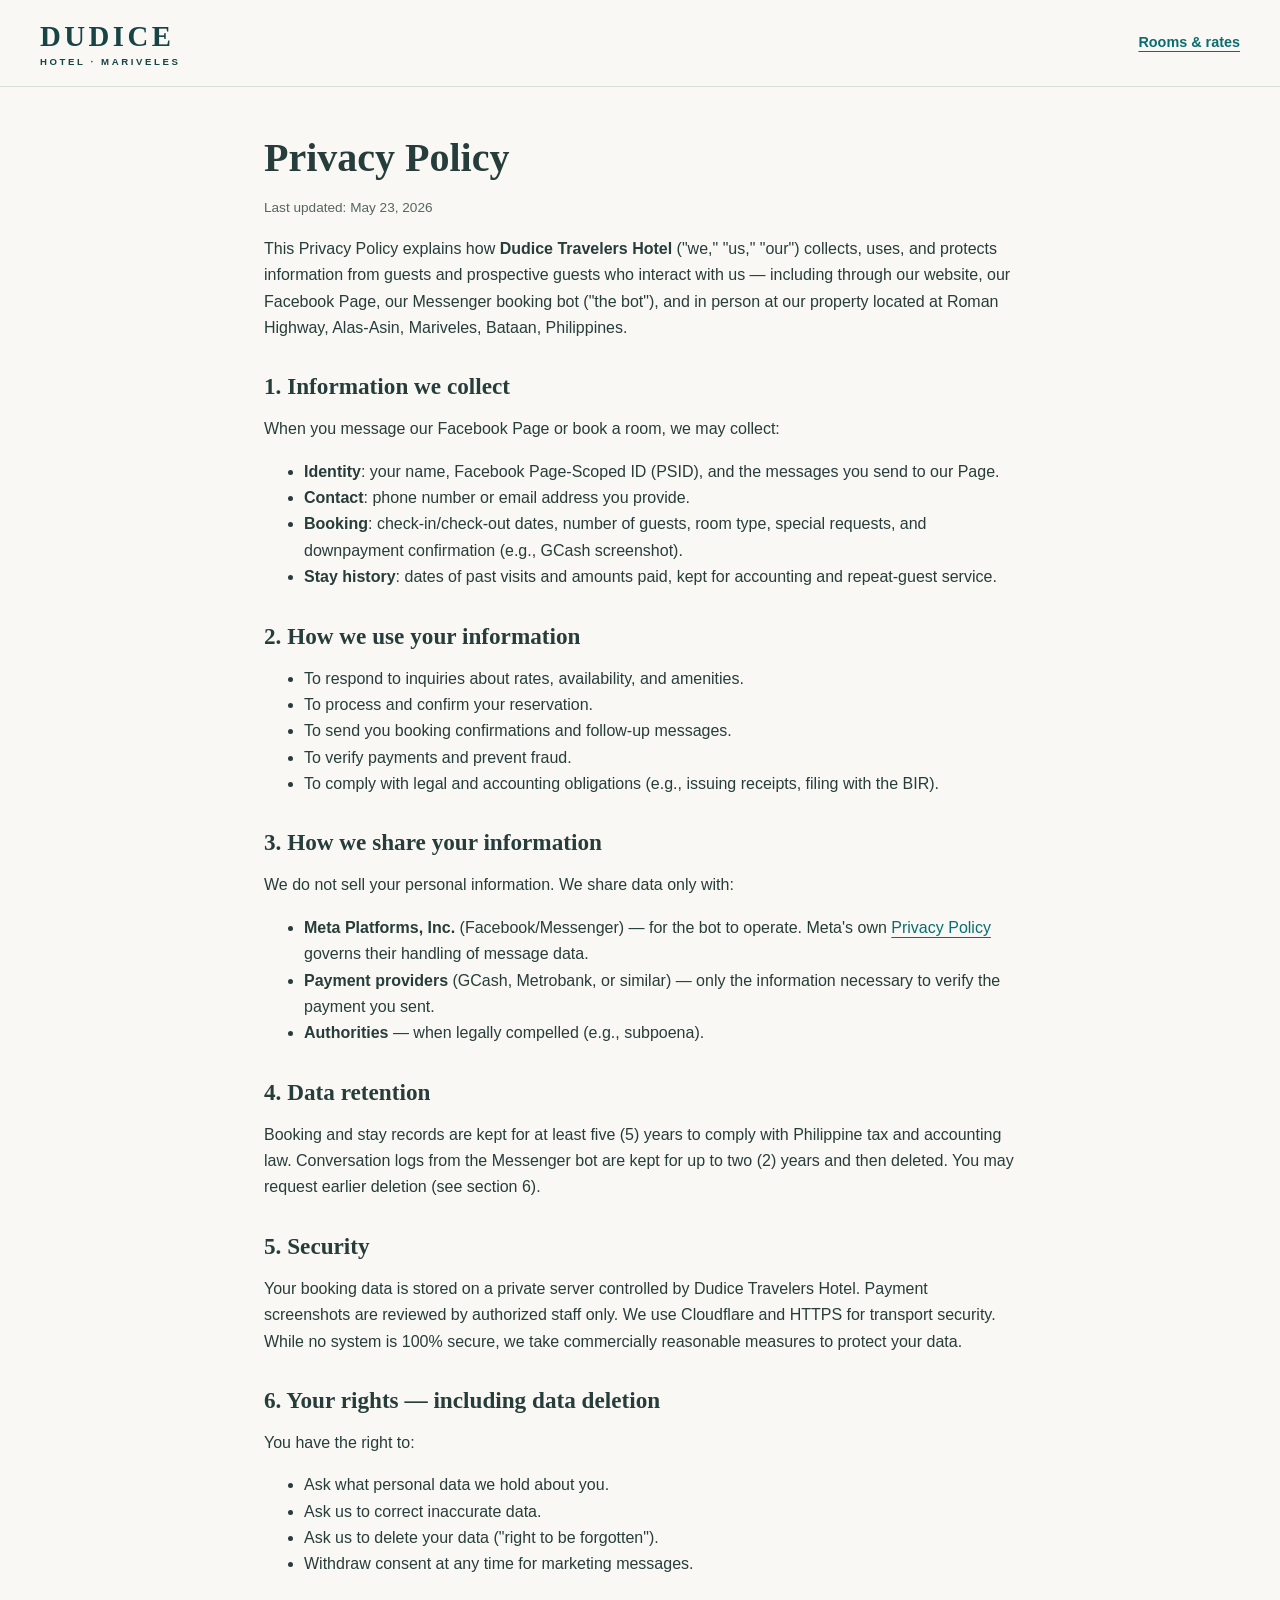
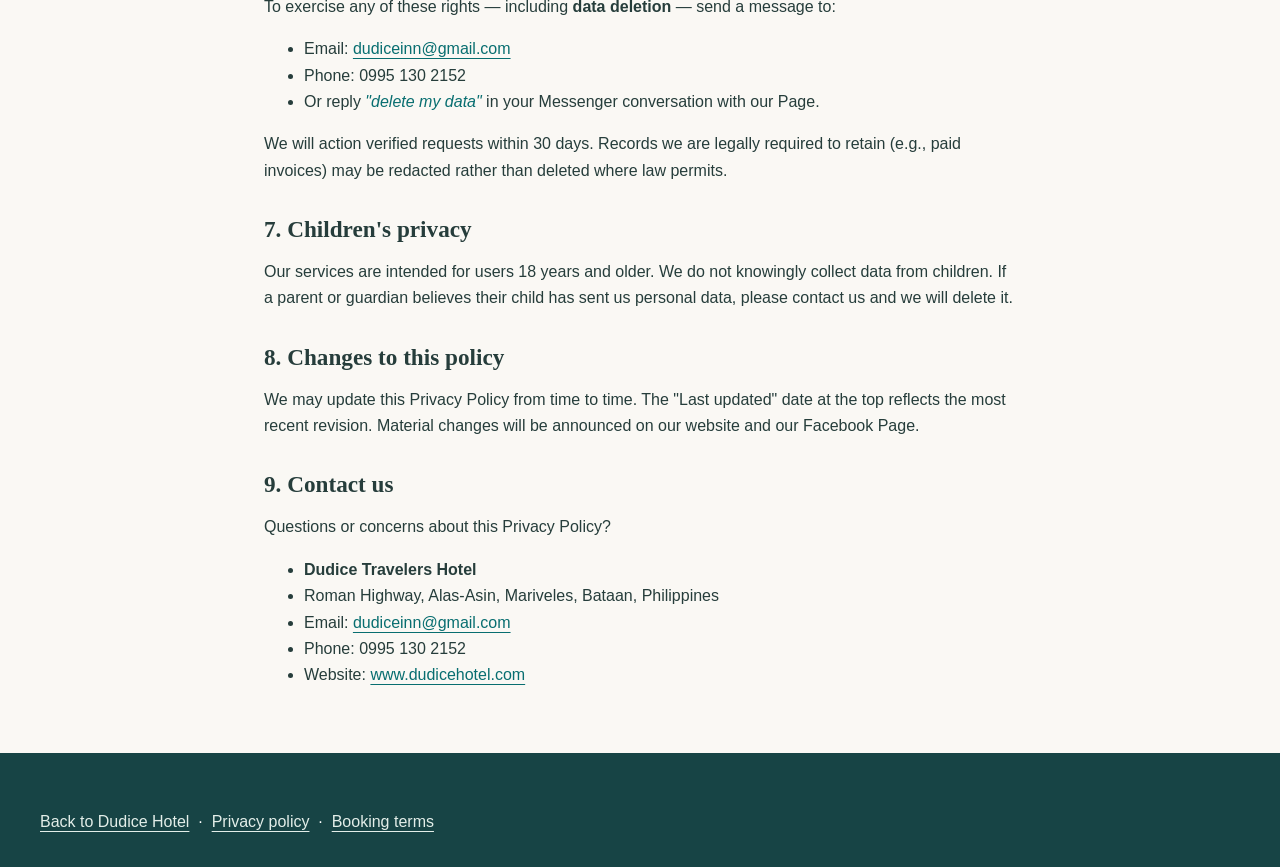
<file: privacy.html>
<!DOCTYPE html>
<html lang="en">
<head>
<meta charset="UTF-8">
<meta name="viewport" content="width=device-width, initial-scale=1.0">
<title>Privacy Policy — Dudice Travelers Hotel</title>
<link rel="stylesheet" href="styles.css">
<link rel="icon" href="favicon.svg" type="image/svg+xml">
</head>
<body class="policy-page">
<a class="skip-link" href="#main">Skip to content</a>
<header class="site-header"><nav class="navbar wrap" aria-label="Main navigation"><a class="brand" href="index.html"><strong>DUDICE</strong><span>HOTEL &middot; MARIVELES</span></a><a class="text-link" href="index.html#rooms">Rooms &amp; rates</a></nav></header>
<main id="main" tabindex="-1">
<h1>Privacy Policy</h1>
<p class="updated">Last updated: May 23, 2026</p>

<p>This Privacy Policy explains how <strong>Dudice Travelers Hotel</strong>
("we," "us," "our") collects, uses, and protects information from guests and
prospective guests who interact with us — including through our website,
our Facebook Page, our Messenger booking bot ("the bot"), and in person at
our property located at Roman Highway, Alas-Asin, Mariveles, Bataan,
Philippines.</p>

<h2>1. Information we collect</h2>
<p>When you message our Facebook Page or book a room, we may collect:</p>
<ul>
  <li><strong>Identity</strong>: your name, Facebook Page-Scoped ID (PSID), and
  the messages you send to our Page.</li>
  <li><strong>Contact</strong>: phone number or email address you provide.</li>
  <li><strong>Booking</strong>: check-in/check-out dates, number of guests, room
  type, special requests, and downpayment confirmation (e.g., GCash screenshot).</li>
  <li><strong>Stay history</strong>: dates of past visits and amounts paid, kept
  for accounting and repeat-guest service.</li>
</ul>

<h2>2. How we use your information</h2>
<ul>
  <li>To respond to inquiries about rates, availability, and amenities.</li>
  <li>To process and confirm your reservation.</li>
  <li>To send you booking confirmations and follow-up messages.</li>
  <li>To verify payments and prevent fraud.</li>
  <li>To comply with legal and accounting obligations (e.g., issuing receipts,
  filing with the BIR).</li>
</ul>

<h2>3. How we share your information</h2>
<p>We do not sell your personal information. We share data only with:</p>
<ul>
  <li><strong>Meta Platforms, Inc.</strong> (Facebook/Messenger) — for the bot
  to operate. Meta's own
  <a href="https://www.facebook.com/policy.php" target="_blank" rel="noopener">Privacy Policy</a>
  governs their handling of message data.</li>
  <li><strong>Payment providers</strong> (GCash, Metrobank, or similar) — only
  the information necessary to verify the payment you sent.</li>
  <li><strong>Authorities</strong> — when legally compelled (e.g., subpoena).</li>
</ul>

<h2>4. Data retention</h2>
<p>Booking and stay records are kept for at least five (5) years to comply with
Philippine tax and accounting law. Conversation logs from the Messenger bot
are kept for up to two (2) years and then deleted. You may request earlier
deletion (see section 6).</p>

<h2>5. Security</h2>
<p>Your booking data is stored on a private server controlled by Dudice
Travelers Hotel. Payment screenshots are reviewed by authorized staff only.
We use Cloudflare and HTTPS for transport security. While no system is 100%
secure, we take commercially reasonable measures to protect your data.</p>

<h2>6. Your rights — including data deletion</h2>
<p>You have the right to:</p>
<ul>
  <li>Ask what personal data we hold about you.</li>
  <li>Ask us to correct inaccurate data.</li>
  <li>Ask us to delete your data ("right to be forgotten").</li>
  <li>Withdraw consent at any time for marketing messages.</li>
</ul>
<p>To exercise any of these rights — including <strong>data deletion</strong> —
send a message to:</p>
<ul>
  <li>Email: <a href="mailto:dudiceinn@gmail.com">dudiceinn@gmail.com</a></li>
  <li>Phone: 0995 130 2152</li>
  <li>Or reply <em>"delete my data"</em> in your Messenger conversation with our Page.</li>
</ul>
<p>We will action verified requests within 30 days. Records we are legally
required to retain (e.g., paid invoices) may be redacted rather than deleted
where law permits.</p>

<h2>7. Children's privacy</h2>
<p>Our services are intended for users 18 years and older. We do not knowingly
collect data from children. If a parent or guardian believes their child has
sent us personal data, please contact us and we will delete it.</p>

<h2>8. Changes to this policy</h2>
<p>We may update this Privacy Policy from time to time. The "Last updated"
date at the top reflects the most recent revision. Material changes will be
announced on our website and our Facebook Page.</p>

<h2>9. Contact us</h2>
<p>Questions or concerns about this Privacy Policy?</p>
<ul>
  <li><strong>Dudice Travelers Hotel</strong></li>
  <li>Roman Highway, Alas-Asin, Mariveles, Bataan, Philippines</li>
  <li>Email: <a href="mailto:dudiceinn@gmail.com">dudiceinn@gmail.com</a></li>
  <li>Phone: 0995 130 2152</li>
  <li>Website: <a href="https://www.dudicehotel.com" target="_blank" rel="noopener">www.dudicehotel.com</a></li>
</ul>
</main>
<footer><div class="wrap"><a href="index.html">Back to Dudice Hotel</a> &nbsp;&middot;&nbsp; <a href="privacy.html">Privacy policy</a> &nbsp;&middot;&nbsp; <a href="terms.html">Booking terms</a></div></footer>
</body>
</html>
</file>
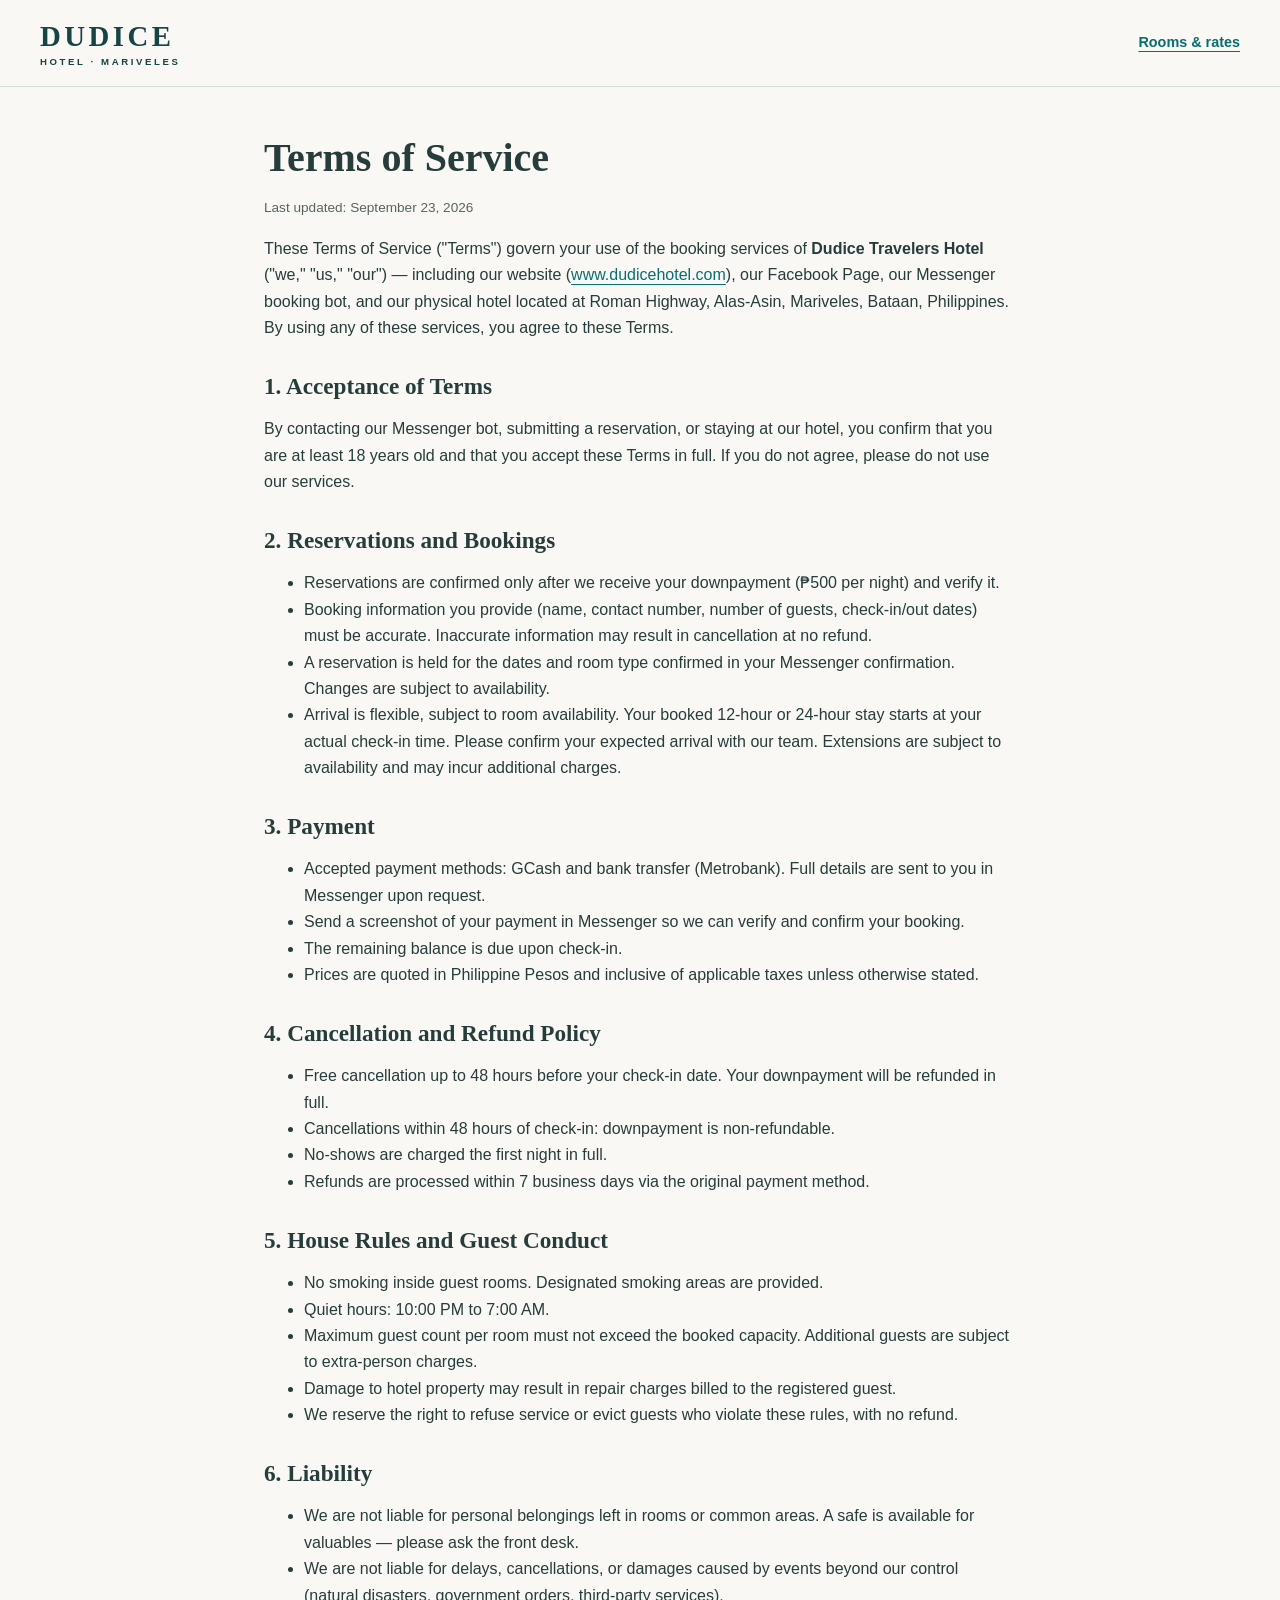
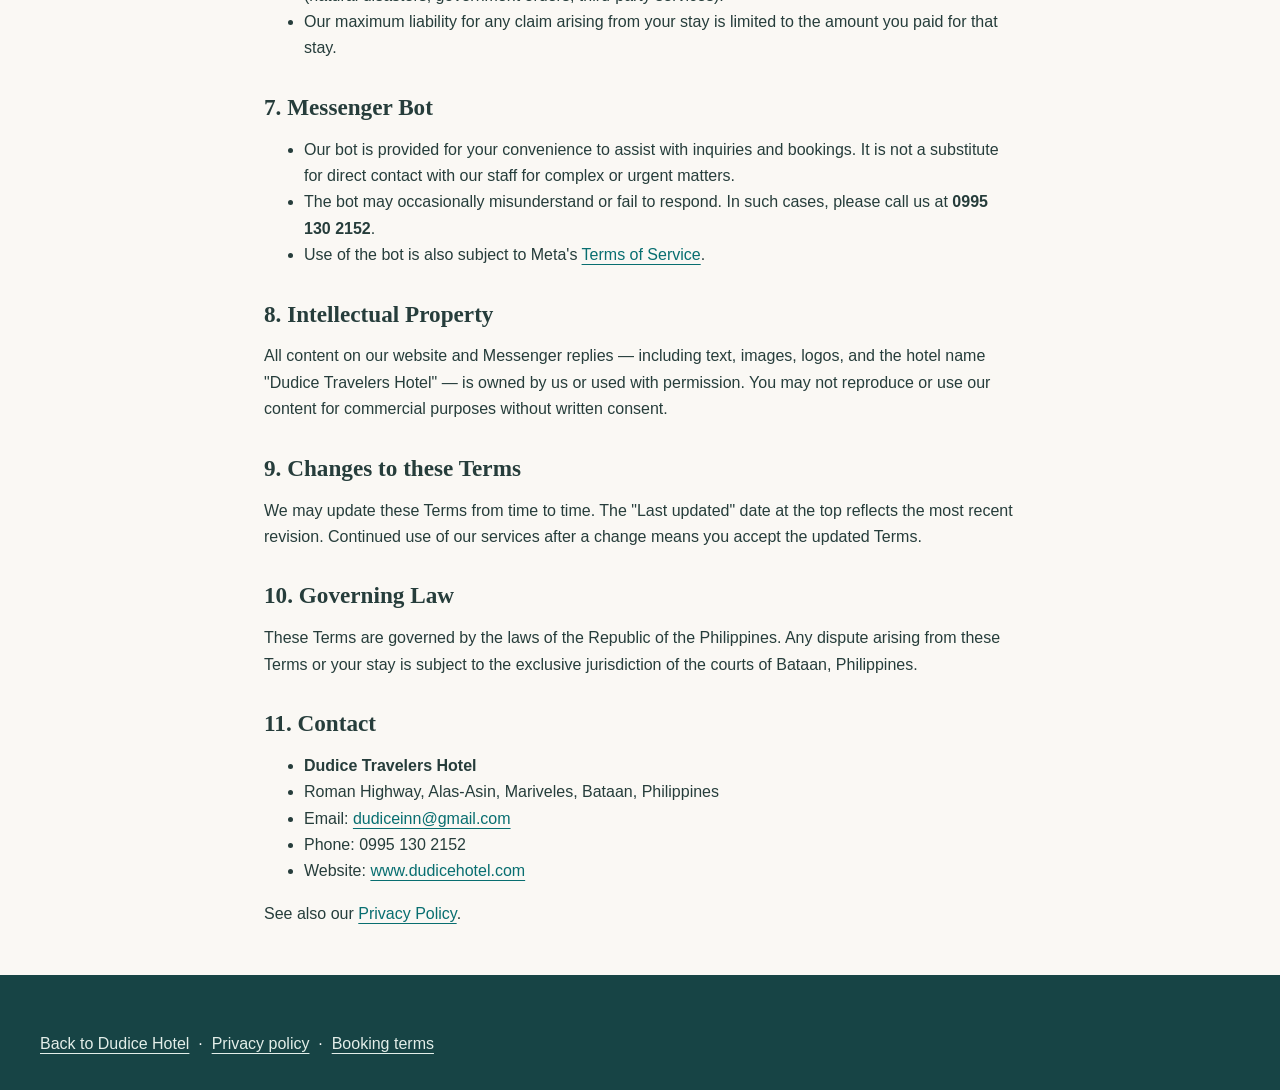
<file: terms.html>
<!DOCTYPE html>
<html lang="en">
<head>
<meta charset="UTF-8">
<meta name="viewport" content="width=device-width, initial-scale=1.0">
<title>Terms of Service — Dudice Travelers Hotel</title>
<link rel="stylesheet" href="styles.css">
<link rel="icon" href="favicon.svg" type="image/svg+xml">
</head>
<body class="policy-page">
<a class="skip-link" href="#main">Skip to content</a>
<header class="site-header"><nav class="navbar wrap" aria-label="Main navigation"><a class="brand" href="index.html"><strong>DUDICE</strong><span>HOTEL &middot; MARIVELES</span></a><a class="text-link" href="index.html#rooms">Rooms &amp; rates</a></nav></header>
<main id="main" tabindex="-1">
<h1>Terms of Service</h1>
<p class="updated">Last updated: September 23, 2026</p>

<p>These Terms of Service ("Terms") govern your use of the booking services
of <strong>Dudice Travelers Hotel</strong> ("we," "us," "our") — including
our website (<a href="https://www.dudicehotel.com">www.dudicehotel.com</a>),
our Facebook Page, our Messenger booking bot, and our physical hotel located
at Roman Highway, Alas-Asin, Mariveles, Bataan, Philippines. By using any
of these services, you agree to these Terms.</p>

<h2>1. Acceptance of Terms</h2>
<p>By contacting our Messenger bot, submitting a reservation, or staying at
our hotel, you confirm that you are at least 18 years old and that you accept
these Terms in full. If you do not agree, please do not use our services.</p>

<h2>2. Reservations and Bookings</h2>
<ul>
  <li>Reservations are confirmed only after we receive your downpayment
  (₱500 per night) and verify it.</li>
  <li>Booking information you provide (name, contact number, number of guests,
  check-in/out dates) must be accurate. Inaccurate information may result
  in cancellation at no refund.</li>
  <li>A reservation is held for the dates and room type confirmed in your
  Messenger confirmation. Changes are subject to availability.</li>
  <li>Arrival is flexible, subject to room availability. Your booked 12-hour or
  24-hour stay starts at your actual check-in time. Please confirm your expected
  arrival with our team. Extensions are subject to availability and may incur
  additional charges.</li>
</ul>

<h2>3. Payment</h2>
<ul>
  <li>Accepted payment methods: GCash and bank transfer (Metrobank). Full
  details are sent to you in Messenger upon request.</li>
  <li>Send a screenshot of your payment in Messenger so we can verify and
  confirm your booking.</li>
  <li>The remaining balance is due upon check-in.</li>
  <li>Prices are quoted in Philippine Pesos and inclusive of applicable taxes
  unless otherwise stated.</li>
</ul>

<h2 id="cancellation">4. Cancellation and Refund Policy</h2>
<ul>
  <li>Free cancellation up to 48 hours before your check-in date. Your
  downpayment will be refunded in full.</li>
  <li>Cancellations within 48 hours of check-in: downpayment is
  non-refundable.</li>
  <li>No-shows are charged the first night in full.</li>
  <li>Refunds are processed within 7 business days via the original payment
  method.</li>
</ul>

<h2>5. House Rules and Guest Conduct</h2>
<ul>
  <li>No smoking inside guest rooms. Designated smoking areas are provided.</li>
  <li>Quiet hours: 10:00 PM to 7:00 AM.</li>
  <li>Maximum guest count per room must not exceed the booked capacity.
  Additional guests are subject to extra-person charges.</li>
  <li>Damage to hotel property may result in repair charges billed to the
  registered guest.</li>
  <li>We reserve the right to refuse service or evict guests who violate
  these rules, with no refund.</li>
</ul>

<h2>6. Liability</h2>
<ul>
  <li>We are not liable for personal belongings left in rooms or common areas.
  A safe is available for valuables — please ask the front desk.</li>
  <li>We are not liable for delays, cancellations, or damages caused by
  events beyond our control (natural disasters, government orders,
  third-party services).</li>
  <li>Our maximum liability for any claim arising from your stay is limited
  to the amount you paid for that stay.</li>
</ul>

<h2>7. Messenger Bot</h2>
<ul>
  <li>Our bot is provided for your convenience to assist with inquiries and
  bookings. It is not a substitute for direct contact with our staff for
  complex or urgent matters.</li>
  <li>The bot may occasionally misunderstand or fail to respond. In such
  cases, please call us at <strong>0995 130 2152</strong>.</li>
  <li>Use of the bot is also subject to Meta's
  <a href="https://www.facebook.com/legal/terms" target="_blank" rel="noopener">Terms of Service</a>.</li>
</ul>

<h2>8. Intellectual Property</h2>
<p>All content on our website and Messenger replies — including text,
images, logos, and the hotel name "Dudice Travelers Hotel" — is owned by
us or used with permission. You may not reproduce or use our content for
commercial purposes without written consent.</p>

<h2>9. Changes to these Terms</h2>
<p>We may update these Terms from time to time. The "Last updated" date
at the top reflects the most recent revision. Continued use of our services
after a change means you accept the updated Terms.</p>

<h2>10. Governing Law</h2>
<p>These Terms are governed by the laws of the Republic of the Philippines.
Any dispute arising from these Terms or your stay is subject to the
exclusive jurisdiction of the courts of Bataan, Philippines.</p>

<h2>11. Contact</h2>
<ul>
  <li><strong>Dudice Travelers Hotel</strong></li>
  <li>Roman Highway, Alas-Asin, Mariveles, Bataan, Philippines</li>
  <li>Email: <a href="mailto:dudiceinn@gmail.com">dudiceinn@gmail.com</a></li>
  <li>Phone: 0995 130 2152</li>
  <li>Website: <a href="https://www.dudicehotel.com" target="_blank" rel="noopener">www.dudicehotel.com</a></li>
</ul>

<p>See also our <a href="privacy.html">Privacy Policy</a>.</p>
</main>
<footer><div class="wrap"><a href="index.html">Back to Dudice Hotel</a> &nbsp;&middot;&nbsp; <a href="privacy.html">Privacy policy</a> &nbsp;&middot;&nbsp; <a href="terms.html">Booking terms</a></div></footer>
</body>
</html>
</file>
<file: styles.css>
/* Shared, dependency-free layout for the hotel and policy pages. */
:root { --teal:#086e70; --teal-dark:#174445; --cream:#faf8f4; --sand:#eee9df; --ink:#263d3b; --muted:#566561; --line:#d6ded8; --serif:'Playfair Display',Georgia,serif; --sans:'Montserrat',Arial,sans-serif; }
* { box-sizing:border-box; }
html { scroll-behavior:smooth; scroll-padding-top:6rem; }
body { margin:0; color:var(--ink); background:var(--cream); font:400 1rem/1.65 var(--sans); }
body.modal-open { overflow:hidden; }
img { display:block; max-width:100%; height:auto; }
a { color:var(--teal); text-underline-offset:4px; }
button,input,select,textarea { font:inherit; }
button,select,summary { cursor:pointer; }
button,a,input,select,textarea,summary { -webkit-tap-highlight-color:transparent; }
:focus-visible { outline:3px solid #bb690a; outline-offset:5px; }
[hidden] { display:none !important; }
h1,h2,h3,p { margin:0; }
h1,h2,h3 { font-family:var(--serif); font-weight:600; line-height:1.16; }
h2 { font-size:clamp(2rem,3.5vw,3rem); }
h3 { font-size:1.45rem; }
em { color:var(--teal); font-weight:400; }
.wrap { width:min(1200px,calc(100% - 4rem)); margin-inline:auto; }
.section { padding-block:5.5rem; }
.eyebrow { display:block; color:var(--teal); font-size:.73rem; font-weight:700; letter-spacing:.16em; text-transform:uppercase; margin-bottom:1rem; }
.section-intro { color:var(--muted); max-width:620px; margin-top:1.1rem; }
.section-heading { display:flex; justify-content:space-between; gap:2rem; align-items:end; margin-bottom:2.5rem; }
.btn { display:inline-flex; justify-content:center; align-items:center; gap:.6rem; min-height:48px; padding:.8rem 1.4rem; border:1px solid var(--teal); border-radius:3px; background:var(--teal); color:white; text-decoration:none; font-size:.85rem; font-weight:600; line-height:1.5; transition:background .18s,box-shadow .18s; }
.btn:hover { background:var(--teal-dark); color:white; box-shadow:0 4px 12px #17444515; }
.btn-outline { background:transparent; color:var(--teal); }
.text-link { font-size:.9rem; font-weight:600; }
.skip-link { position:fixed; top:1rem; left:1rem; z-index:500; padding:.8rem 1.2rem; color:white; background:var(--teal-dark); transform:translateY(-200%); }
.skip-link:focus { transform:translateY(0); }
.site-header { position:sticky; top:0; z-index:50; background:rgba(250,248,244,.98); border-bottom:1px solid var(--line); }
.navbar { min-height:86px; display:flex; justify-content:space-between; align-items:center; gap:1.5rem; }
.brand { display:flex; flex-direction:column; color:var(--teal-dark); text-decoration:none; line-height:1; }
.brand strong { font:600 1.8rem var(--serif); letter-spacing:.12em; }
.brand span { font-size:.6rem; font-weight:600; letter-spacing:.27em; margin-top:.25rem; }
.nav-links { display:flex; gap:1.7rem; align-items:center; }
.nav-links a { text-decoration:none; color:var(--ink); font-size:.82rem; font-weight:500; }
.nav-links a:hover { color:var(--teal); text-decoration:underline; }
.menu-toggle { display:none; }
.menu-panel { padding:1.5rem; }
.menu-panel nav { display:flex; flex-direction:column; gap:.5rem; margin-block:1.5rem; }
.menu-panel nav a { padding:.7rem; color:var(--ink); font:1.5rem var(--serif); text-decoration:none; }
.dialog-heading { display:flex; justify-content:space-between; align-items:start; gap:1rem; margin-bottom:1.5rem; }
dialog .dialog-heading { position:sticky; top:-2rem; z-index:1; background:var(--cream); padding-block:.6rem; }
.close-button { flex:none; border:1px solid var(--line); background:transparent; color:var(--ink); border-radius:3px; min-height:44px; min-width:64px; padding:.45rem .75rem; font-size:.85rem; }
.hero { display:grid; grid-template-columns:1fr 1fr; gap:4rem; align-items:center; padding-block:3.5rem; }
.hero h1 { font-size:clamp(2.75rem,4.8vw,4.55rem); letter-spacing:-.035em; }
.hero h1 em { display:block; }
.hero-copy > p { color:var(--muted); max-width:460px; margin-block:1.5rem; }
.hero-actions { display:flex; gap:.8rem; flex-wrap:wrap; margin-block:1.7rem; }
.hero-rate { color:var(--muted); font-size:.85rem; }
.hero-rate strong { color:var(--teal-dark); font-size:1.1rem; }
.hero-media { position:relative; margin:0; }
.hero-media img { width:100%; height:530px; object-fit:cover; border-radius:90px 3px 3px 3px; }
.hero-media figcaption { position:absolute; bottom:1.3rem; left:1.3rem; right:1.3rem; padding:.9rem 1.1rem; background:rgba(250,248,244,.96); color:var(--ink); font-size:.78rem; }
.hero-media figcaption strong { display:block; font-size:.88rem; }
.comfort-strip { border-top:1px solid var(--line); border-bottom:1px solid var(--line); }
.comfort-strip .wrap { display:flex; justify-content:space-between; flex-wrap:wrap; gap:1rem; padding-block:1.2rem; font-size:.82rem; font-weight:500; }
.comfort-strip span { display:flex; gap:.7rem; align-items:center; }
.comfort-strip i { color:var(--teal); }
#rooms { background:#f1eee7; }
.room-controls { display:flex; gap:1.5rem; align-items:end; flex-wrap:wrap; margin-bottom:1.2rem; }
label { display:block; font-size:.82rem; font-weight:600; }
select,input,textarea { display:block; width:100%; border:1px solid #9faea6; border-radius:3px; background:#fff; color:var(--ink); min-height:46px; padding:.65rem .8rem; margin-top:.4rem; }
.room-controls select { min-width:180px; }
.filter-status { color:var(--muted); font-size:.82rem; margin-bottom:1.3rem; }
.rooms-grid,.tour-grid { display:grid; grid-template-columns:repeat(3,minmax(0,1fr)); gap:1.5rem; }
.room-card { display:flex; flex-direction:column; min-width:0; border:1px solid var(--line); border-radius:4px; overflow:hidden; background:var(--cream); }
.room-img { position:relative; overflow:hidden; }
.room-img-link { display:block; }
.room-img img { width:100%; aspect-ratio:1.55; object-fit:cover; transition:transform .25s; }
.room-img-link:hover img { transform:scale(1.025); }
.gallery-badge { position:absolute; bottom:12px; right:12px; padding:.35rem .65rem; background:#173d3be6; color:white; border-radius:3px; font-size:.72rem; pointer-events:none; }
.room-body { padding:1.5rem; flex:1; display:flex; flex-direction:column; }
.room-desc { font-size:.86rem; color:var(--muted); margin:.7rem 0 1rem; }
.room-guests { font-size:.8rem; font-weight:600; }
.room-extra { font-size:.77rem; color:var(--muted); margin-top:.3rem; }
.room-features { display:flex; flex-wrap:wrap; gap:.4rem .8rem; color:var(--muted); font-size:.73rem; margin:1rem 0; padding:0; list-style:none; }
.room-features li { border-bottom:1px solid var(--line); padding-bottom:.2rem; }
.room-rates { display:flex; flex-wrap:wrap; gap:.7rem 1.5rem; border-top:1px solid var(--line); padding-top:1rem; margin-top:auto; }
.room-rate strong { display:block; font:600 1.6rem var(--serif); color:var(--teal); }
.room-rate small { color:var(--muted); font-size:.75rem; }
.room-link { margin:0 1.5rem 1.5rem; }
.rates-note { font-size:.83rem; line-height:1.8; color:var(--muted); margin-top:1.8rem; max-width:860px; }
.amenities-grid { display:grid; grid-template-columns:repeat(4,minmax(0,1fr)); gap:2rem; }
.amenity { border-top:1px solid var(--line); padding-top:1.4rem; }
.amenity > i { font-size:1.3rem; color:var(--teal); margin-bottom:1.3rem; }
.amenity h3 { font-size:1.2rem; }
.amenity p { color:var(--muted); font-size:.85rem; margin-top:.7rem; }
.amenity a { display:inline-block; margin-top:.7rem; font-size:.8rem; }
.tour-section { background:var(--sand); }
.tour-card { margin:0; min-width:0; }
.tour-card .room-img { border-radius:4px; }
.tour-card h3 { margin-top:1.1rem; font-size:1.35rem; }
.tour-card p { margin-top:.5rem; color:var(--muted); font-size:.85rem; }
.about { display:grid; grid-template-columns:1fr 1fr; gap:5rem; align-items:center; }
.about img { width:100%; aspect-ratio:1.2; object-fit:cover; border-radius:4px; }
.about p { color:var(--muted); margin-top:1.2rem; }
.booking-steps { background:var(--teal-dark); color:var(--cream); }
.booking-steps .eyebrow { color:#b2dcd1; }
.steps-grid { display:grid; grid-template-columns:repeat(3,minmax(0,1fr)); gap:3rem; margin-top:2.8rem; padding:0; list-style:none; counter-reset:step; }
.steps-grid li::before { counter-increment:step; content:'0' counter(step); display:block; color:#b2dcd1; font-size:.8rem; margin-bottom:1rem; }
.steps-grid h3 { font-size:1.3rem; }
.steps-grid p { color:#d4e3dd; font-size:.86rem; margin-top:.8rem; }
.booking-steps .btn { background:var(--cream); color:var(--teal-dark); border-color:var(--cream); margin-top:1.7rem; }
.contact-grid { display:grid; grid-template-columns:1fr 1.2fr; gap:4rem; align-items:start; }
.contact-details { margin:2rem 0; }
.contact-details div { padding:.75rem 0; border-bottom:1px solid var(--line); }
.contact-details dt { color:var(--muted); font-size:.72rem; text-transform:uppercase; letter-spacing:.07em; }
.contact-details dd { margin:.25rem 0 0; font-size:.9rem; overflow-wrap:anywhere; }
.contact-map { width:100%; height:420px; border:1px solid var(--line); border-radius:4px; }
.map-links { display:flex; gap:1rem; flex-wrap:wrap; margin-top:1rem; font-size:.85rem; }
.faq { background:#f1eee7; }
.faq-grid { display:grid; grid-template-columns:.75fr 1.25fr; gap:4rem; }
details { border-bottom:1px solid #c6d0c8; padding:1.2rem 0; }
summary { font-weight:600; font-size:.95rem; padding-right:1rem; }
details p { color:var(--muted); margin-top:1rem; font-size:.9rem; }
footer { background:var(--teal-dark); color:white; padding-block:3.5rem 2rem; }
.footer-grid { display:grid; grid-template-columns:2fr 1fr 1fr; gap:3rem; }
footer .brand { color:var(--cream); }
footer p { color:#d4e3dd; font-size:.85rem; max-width:340px; margin-top:1.2rem; }
footer h2 { font:600 .9rem var(--sans); margin-bottom:1rem; }
footer a { color:#e3eee9; }
.footer-links { display:flex; flex-direction:column; align-items:start; gap:.6rem; font-size:.85rem; }
.footer-bottom { display:flex; justify-content:space-between; gap:1rem; flex-wrap:wrap; font-size:.75rem; color:#c7d9d2; margin-top:2.5rem; padding-top:1.5rem; border-top:1px solid #53716b; }
.mobile-actions { display:none; }
dialog { margin:auto; padding:2rem; width:min(600px,calc(100% - 2rem)); max-height:calc(100dvh - 2rem); overflow:auto; background:var(--cream); color:var(--ink); border:1px solid var(--line); border-radius:6px; box-shadow:0 24px 100px #0004; }
dialog::backdrop { background:#122c2bc9; }
dialog h2 { font-size:1.8rem; }
.dialog-intro { font-size:.9rem; color:var(--muted); margin-bottom:1.5rem; }
.form-grid { display:grid; grid-template-columns:1fr 1fr; gap:1rem; margin-bottom:1.3rem; }
.form-grid .full { grid-column:1/-1; }
textarea { font-size:.85rem; line-height:1.6; resize:vertical; }
.dialog-actions { display:flex; flex-wrap:wrap; gap:.75rem; margin-top:1rem; }
.status { min-height:1.8em; color:var(--teal-dark); font-size:.82rem; margin-top:.7rem; }
.inquiry-note { color:var(--muted); font-size:.78rem; margin-top:1rem; }
.gallery-dialog { width:min(1100px,calc(100% - 2rem)); }
.gallery-dialog img { width:100%; height:min(65dvh,680px); object-fit:contain; background:#e9e7e0; }
.gallery-controls { display:flex; align-items:center; justify-content:space-between; gap:1rem; margin-top:1rem; }
.gallery-controls button { min-height:44px; border:1px solid var(--line); padding:.5rem 1rem; border-radius:3px; background:white; color:var(--teal); }
.gallery-controls button:disabled { opacity:.5; cursor:default; }
.gallery-controls p { font-size:.85rem; text-align:center; }
.policy-page main { max-width:800px; margin:0 auto; padding:3rem 1.5rem; }
.policy-page main h1 { font-size:2.5rem; margin-bottom:1rem; }
.policy-page main h2 { font-size:1.45rem; margin-top:2rem; }
.policy-page main p,.policy-page main ul { margin-top:1rem; }
.policy-page .updated { color:var(--muted); font-size:.85rem; }
@media (max-width:1050px) {
  .nav-links { gap:1rem; }
  .navbar > .btn { display:none; }
  .hero { gap:2rem; }
  .hero-media img { height:490px; }
  .rooms-grid { grid-template-columns:repeat(2,minmax(0,1fr)); }
  .amenities-grid { grid-template-columns:repeat(2,minmax(0,1fr)); }
  .about,.contact-grid,.faq-grid { gap:2.5rem; }
}
@media (max-width:760px) {
  html { scroll-padding-top:5rem; }
  .wrap { width:calc(100% - 2.5rem); }
  .section { padding-block:3.5rem; }
  .navbar { min-height:74px; }
  .brand strong { font-size:1.5rem; }
  .nav-links { gap:1rem; flex-wrap:wrap; justify-content:end; }
  .nav-links a { font-size:.75rem; }
  .js-ready .nav-links { display:none; }
  .js-ready .menu-toggle { display:inline-flex; min-height:44px; align-items:center; border:1px solid var(--line); background:transparent; color:var(--ink); padding:.5rem 1rem; border-radius:3px; }
  .hero { grid-template-columns:1fr; padding-block:2.5rem; gap:2rem; }
  .hero h1 { font-size:clamp(2.7rem,8vw,4rem); }
  .hero-copy > p { margin-block:1rem; }
  .hero-media img { height:320px; border-top-left-radius:60px; }
  .hero-actions { margin-block:1.3rem; }
  .comfort-strip .wrap { display:grid; grid-template-columns:1fr 1fr; gap:.9rem; font-size:.75rem; }
  .section-heading { display:block; margin-bottom:2rem; }
  .section-heading > a { display:inline-block; margin-top:1rem; }
  .tour-grid { gap:1rem; }
  .tour-card h3 { font-size:1.1rem; }
  .tour-card .room-img img { aspect-ratio:1; }
  .tour-card p { font-size:.78rem; }
  .about,.contact-grid,.faq-grid { grid-template-columns:1fr; }
  .about img { max-height:340px; }
  .steps-grid { grid-template-columns:1fr; gap:1.8rem; }
  .steps-grid li::before { margin-bottom:.5rem; }
  .footer-grid { grid-template-columns:1fr 1fr; gap:2rem; }
  .footer-grid > :first-child { grid-column:1/-1; }
  .mobile-actions { display:flex; gap:.6rem; position:fixed; bottom:0; left:0; right:0; padding:.65rem 1rem calc(.65rem + env(safe-area-inset-bottom)); z-index:40; background:var(--cream); border-top:1px solid var(--line); }
  .mobile-actions .btn { flex:1; font-size:.8rem; min-height:44px; padding:.6rem; }
  body:not(.policy-page) { padding-bottom:calc(80px + env(safe-area-inset-bottom)); }
  dialog { padding:1.3rem; }
  dialog .dialog-heading { top:-1.3rem; }
  .gallery-dialog img { height:55dvh; }
}
@media (max-width:540px) {
  .rooms-grid { grid-template-columns:1fr; }
  .room-controls { gap:1rem; }
  .room-controls label { flex:1; min-width:0; }
  .room-controls select { min-width:0; font-size:.85rem; }
  .tour-grid { grid-template-columns:1fr; gap:2rem; }
  .tour-card .room-img img { aspect-ratio:1.6; }
  .hero-actions .btn { flex:1; padding:.8rem .7rem; }
  .hero-media img { height:275px; }
  .amenities-grid { gap:1.5rem; }
  .amenity h3 { font-size:1.1rem; }
  .amenity p { font-size:.8rem; }
  .contact-map { height:300px; }
  .form-grid { grid-template-columns:1fr; }
  .dialog-actions .btn { width:100%; }
}
@media (prefers-reduced-motion:reduce) {
  html { scroll-behavior:auto; }
  *,*::before,*::after { animation:none !important; transition:none !important; }
}
</file>
